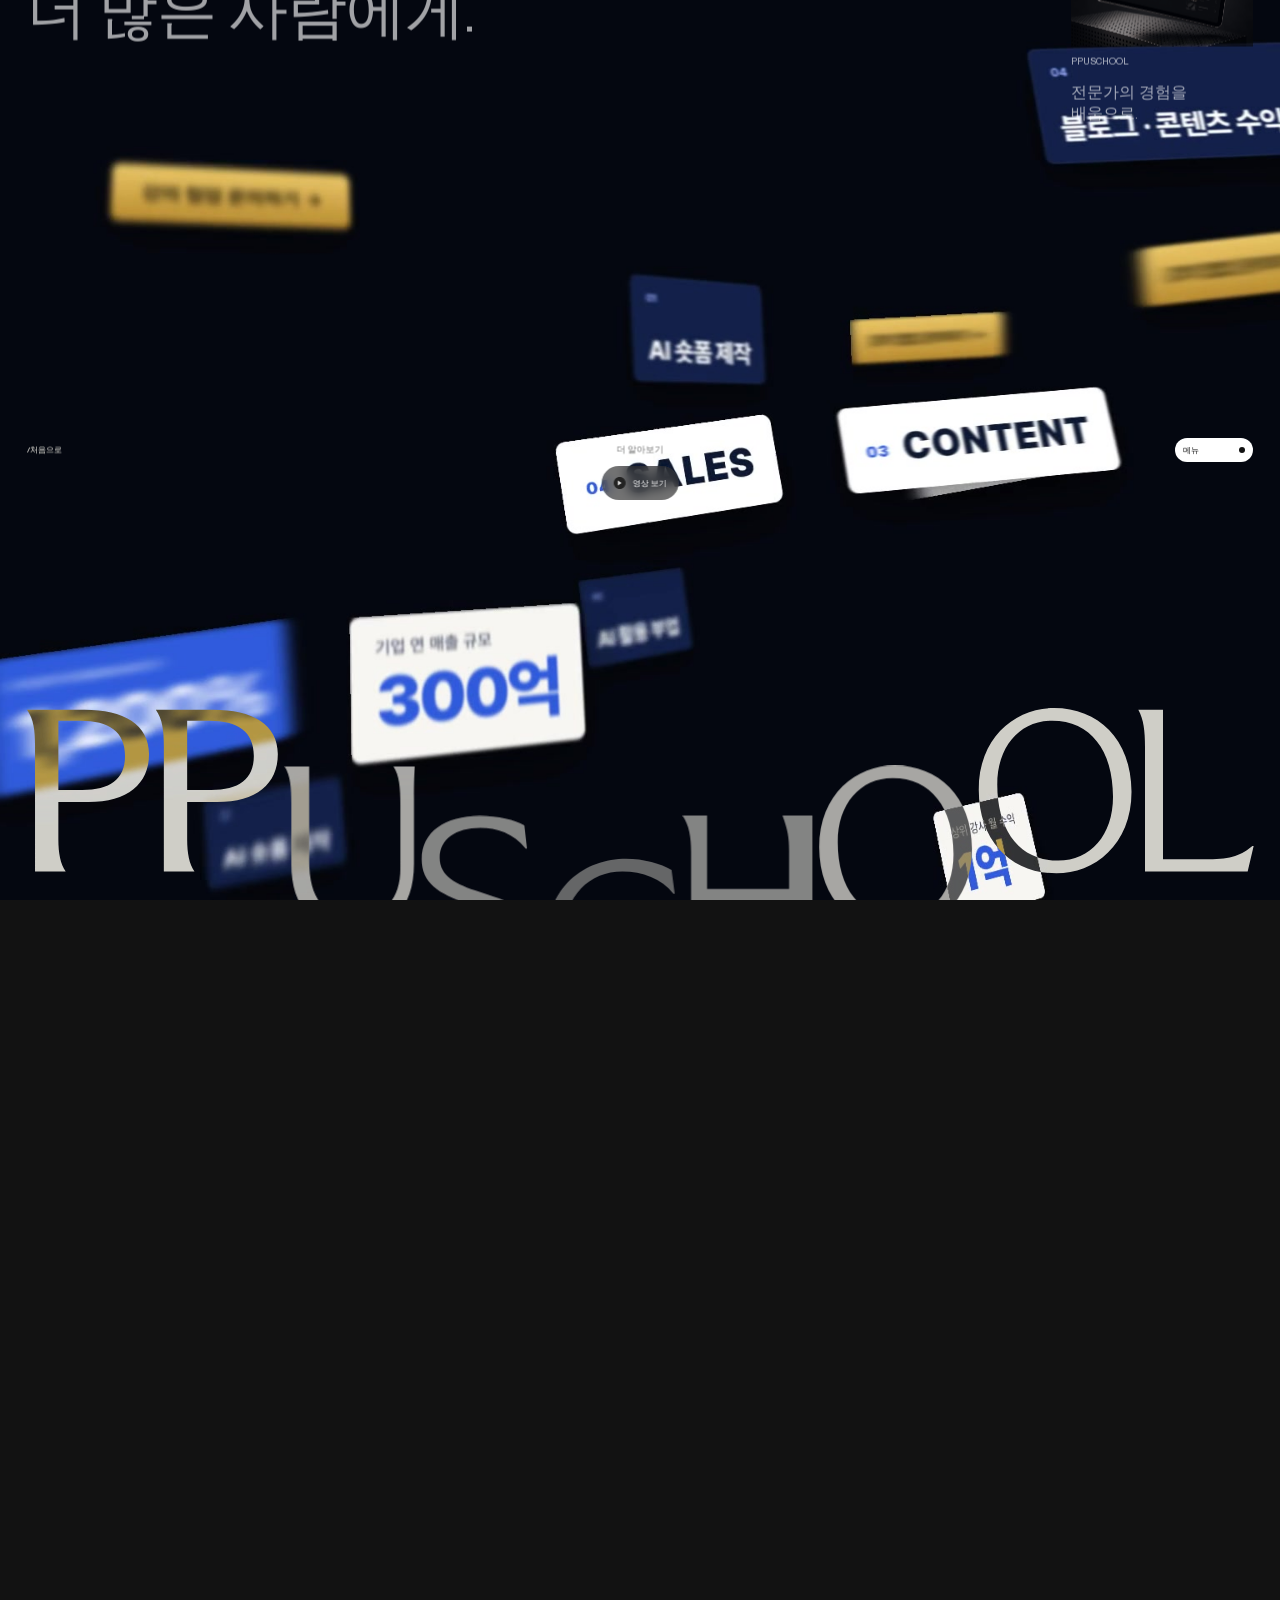
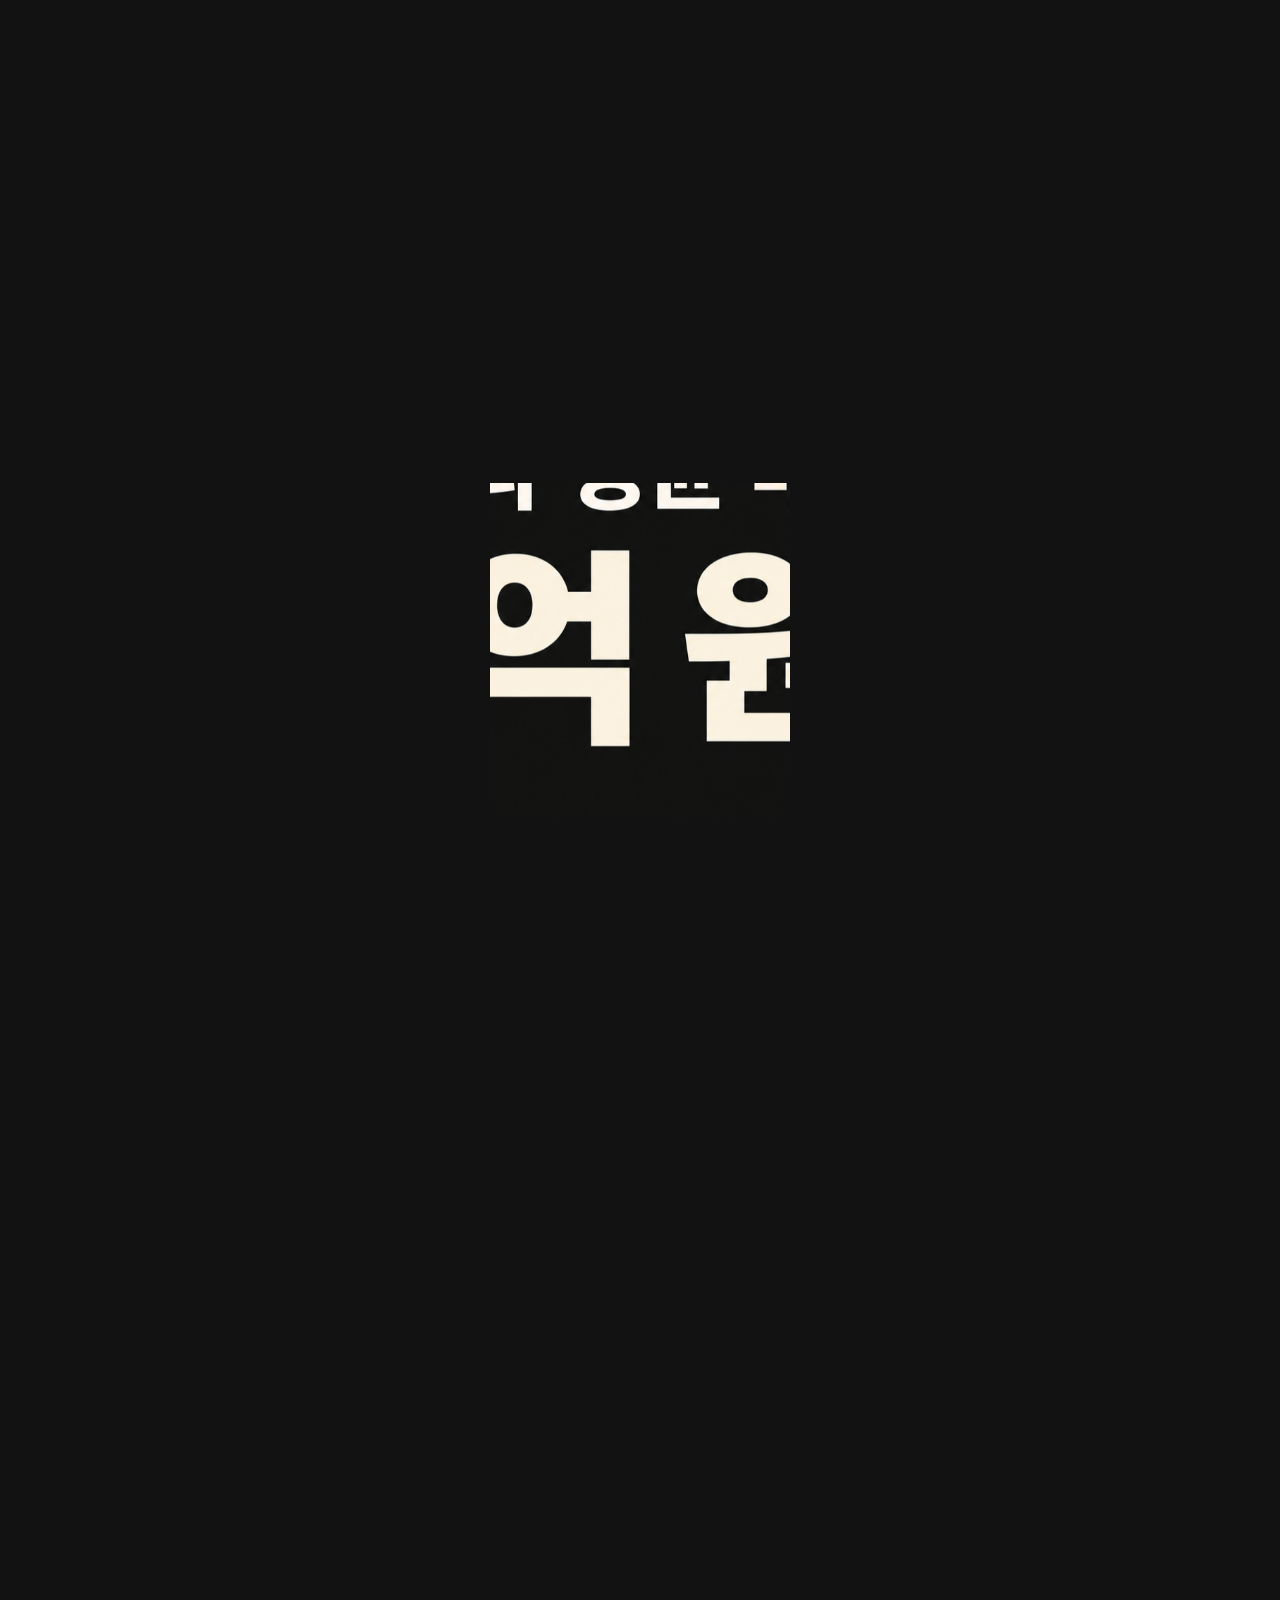
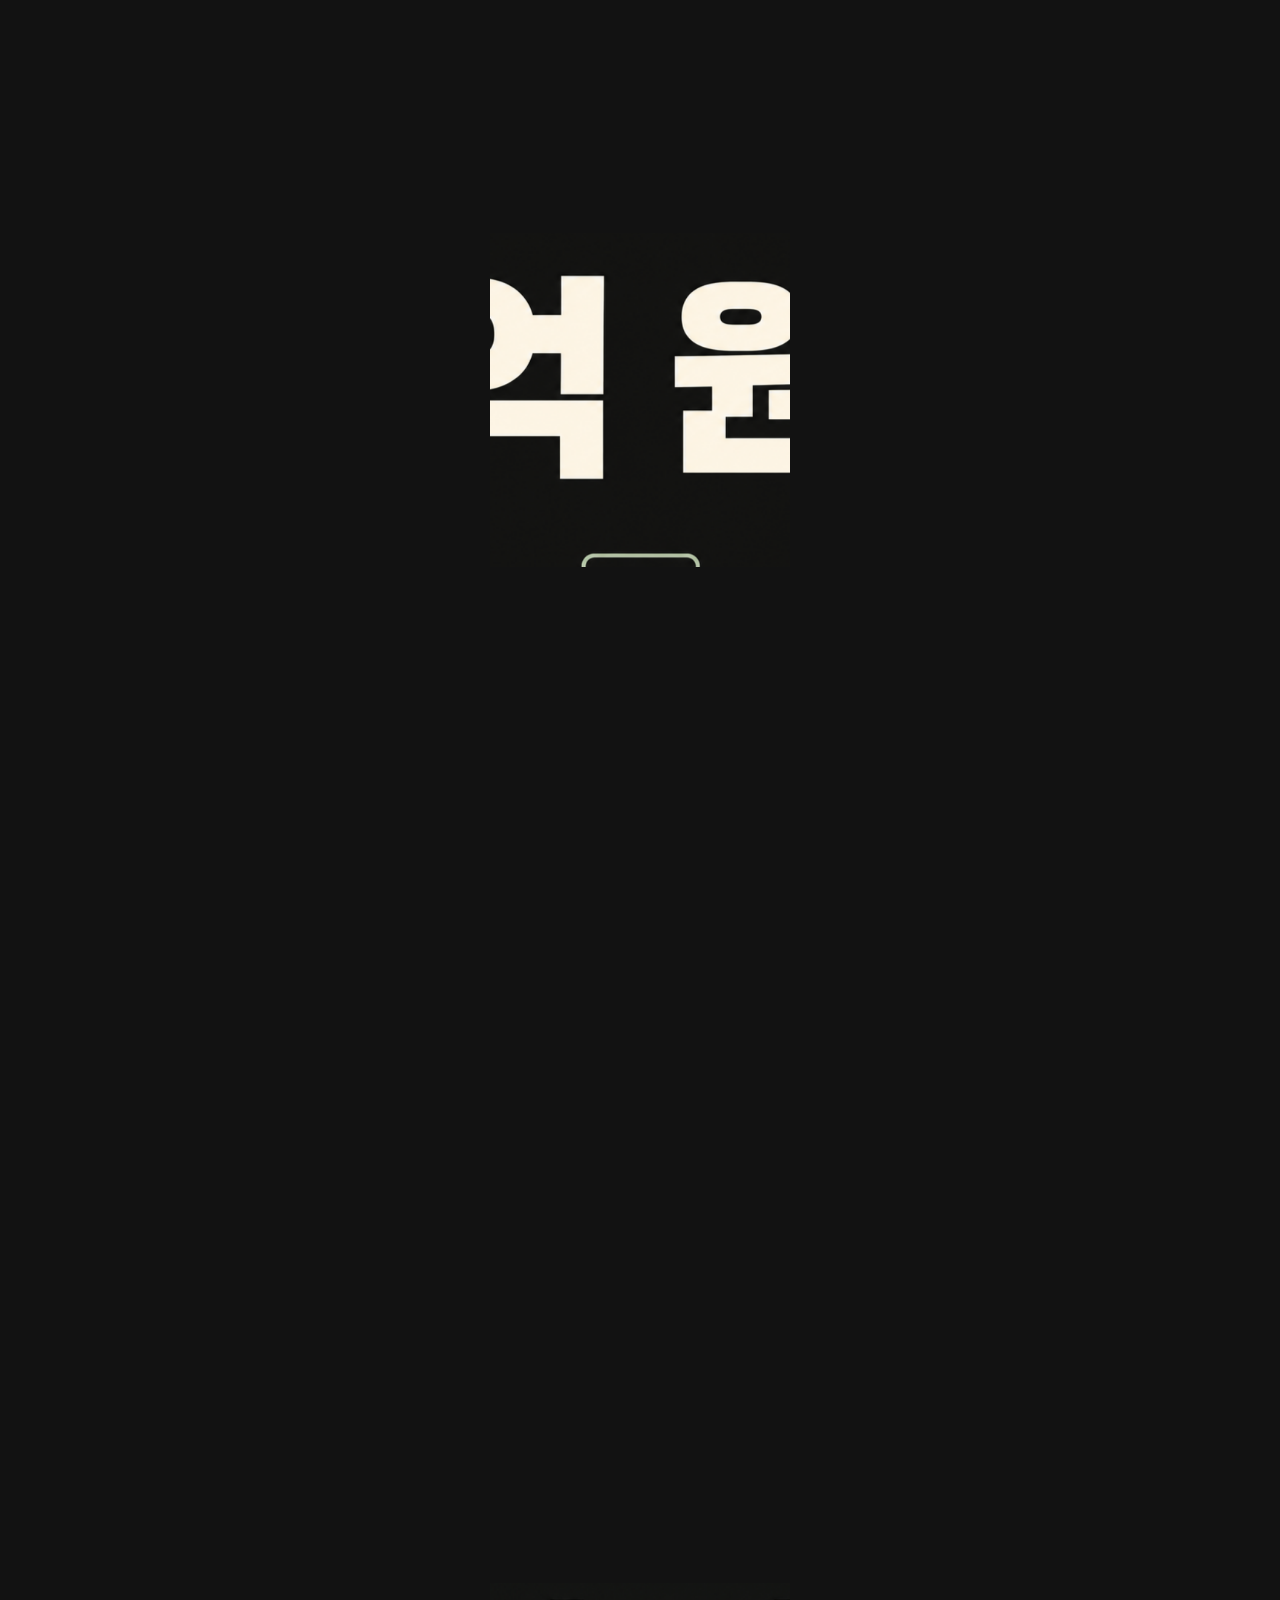
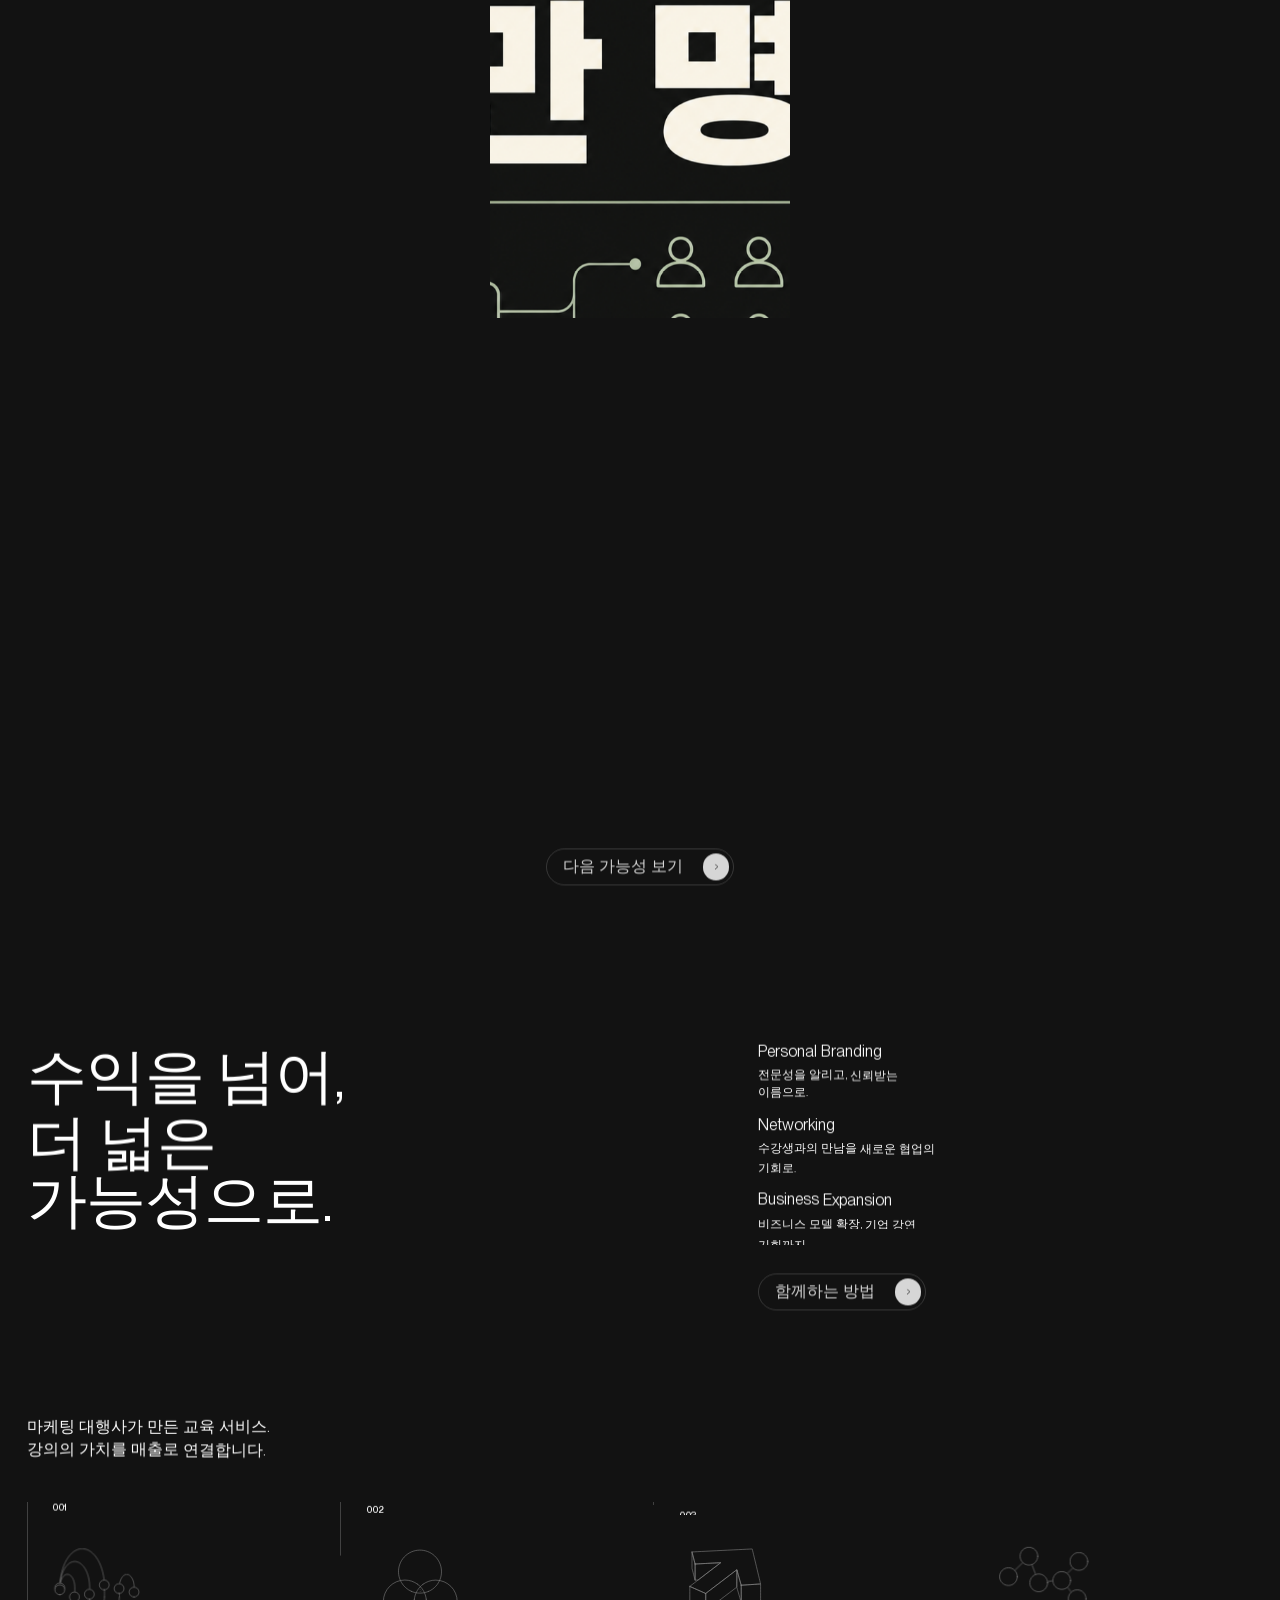
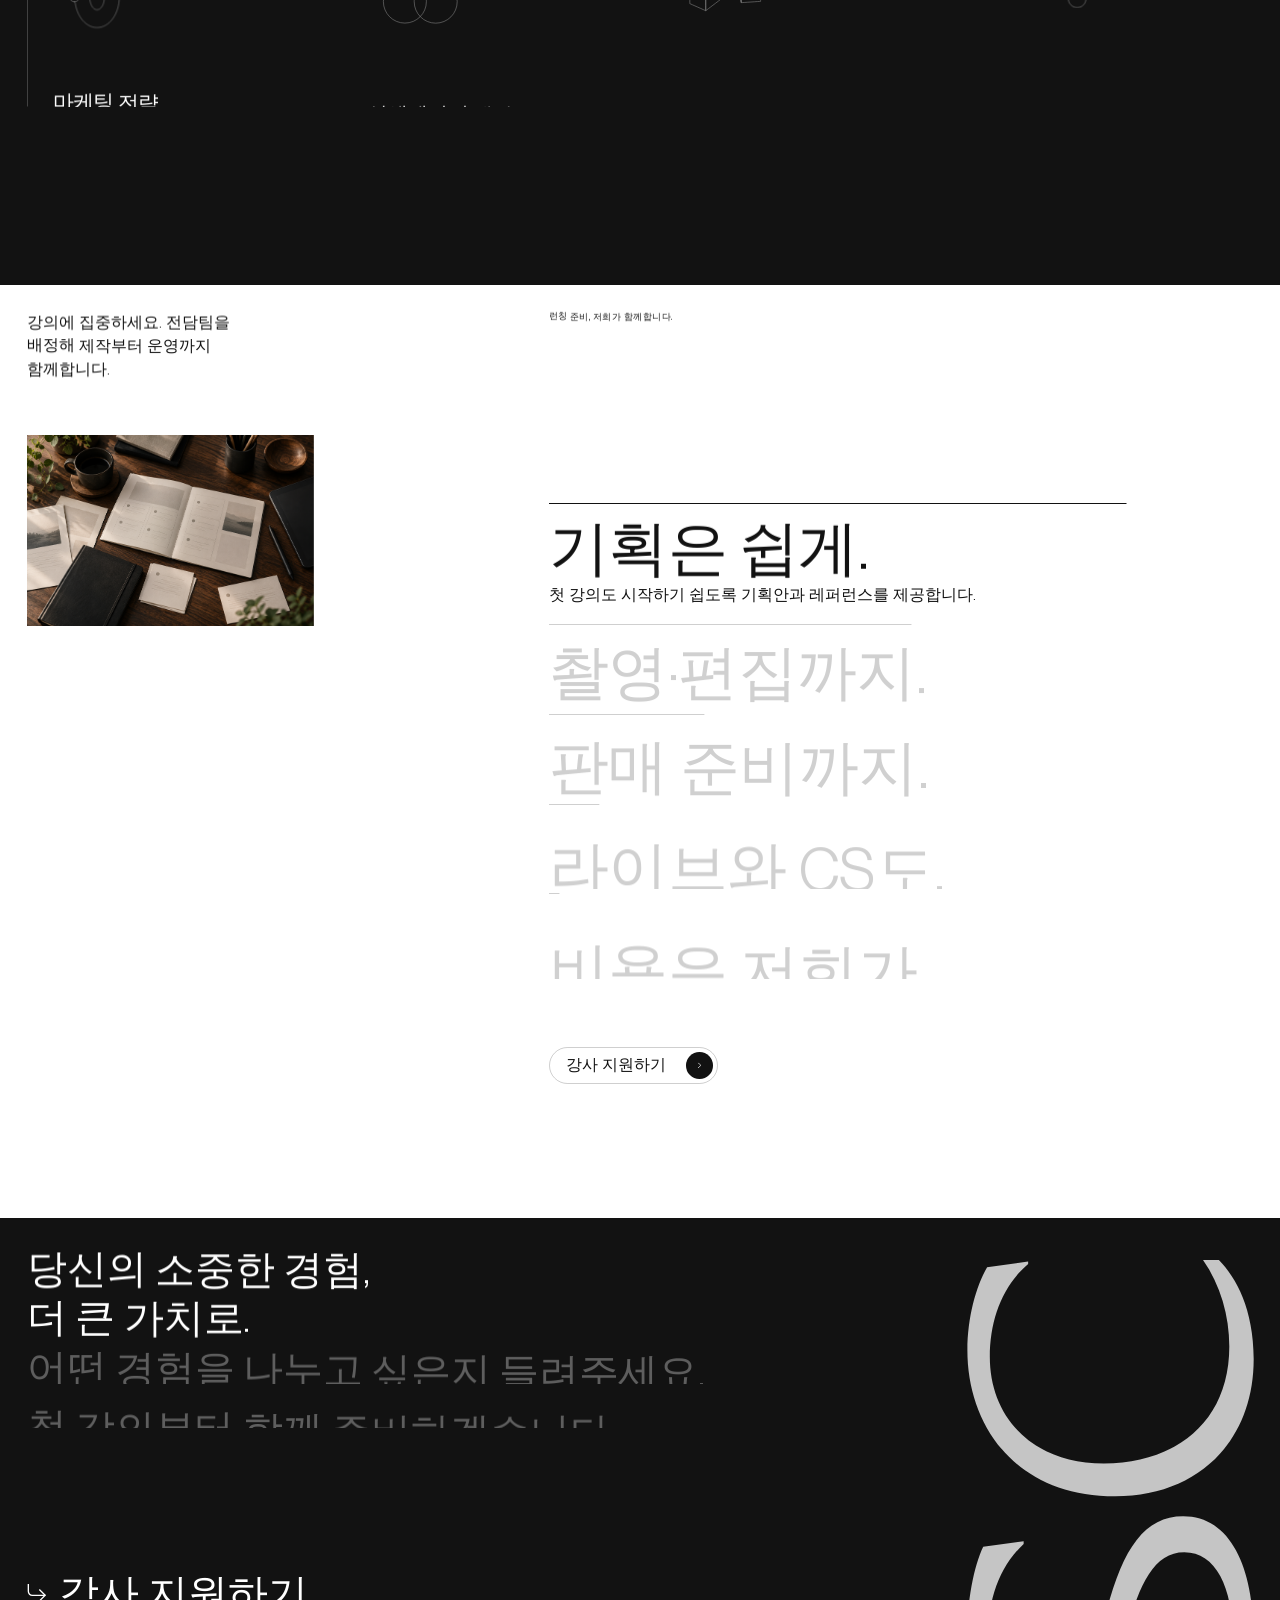
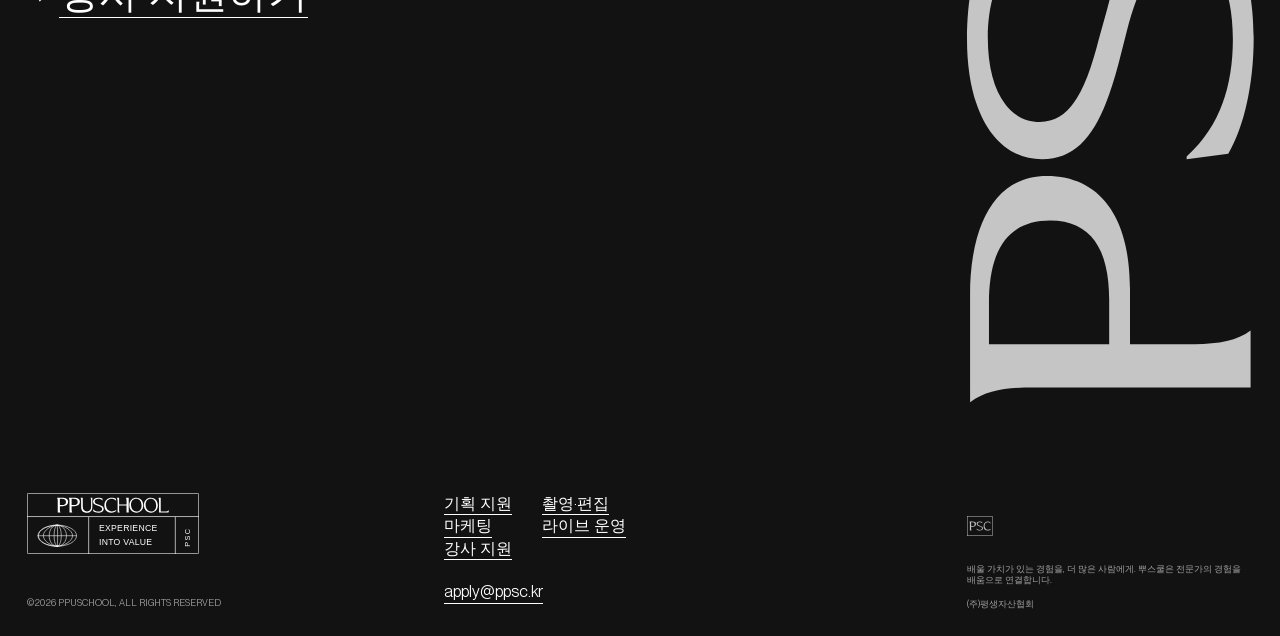
<file: index.html>
<!doctype html>
<html lang="ko">
<head>
  <meta charset="utf-8">
  <meta name="viewport" content="width=device-width, initial-scale=1">
  <meta name="theme-color" content="#121212">
  <meta name="description" content="촬영·편집·마케팅·CS 인력과 비용부터 스튜디오·장비·라이브 운영까지 지원하는 강사 런칭 파트너.">
  <title>PPUSCHOOL — 강사 지원</title>
  <link rel="icon" href="favicon-psc.svg" type="image/svg+xml">
  <link rel="preload" href="neue-montreal-regular.woff2" as="font" type="font/woff2" crossorigin>
  <link rel="stylesheet" href="styles.css">
  <link rel="stylesheet" href="lower-sections.css">
  <link rel="stylesheet" href="motion.css">
  <link rel="stylesheet" href="pill-motion.css">
  <link rel="stylesheet" href="locale-ko.css?v=20261008-mobile">
  <script defer src="gsap.min.js"></script>
  <script defer src="ScrollTrigger.min.js"></script>
  <script defer src="lenis.min.js"></script>
  <script defer src="globe-animation.js"></script>
  <script defer src="lottie.min.js"></script>
  <script defer src="service-animations.js"></script>
  <script defer src="app.js"></script>
  <script defer src="pill-motion.js"></script>
  <script defer src="lower-sections.js"></script>
</head>
<body>
  <a class="skip-link" href="#work">본문 바로가기</a>
  <header class="site-header container">
    <a class="work-with-us" href="#studio"><span aria-hidden="true">↳</span> 강사 지원 안내</a>
    <a class="header-logo" href="#home" aria-label="첫 화면으로 이동"><span class="header-brand">PPUSCHOOL</span></a>
    <div class="location"><span>한국</span><time id="melbourne-time">00:00</time></div>
  </header>
  <a class="page-label" href="#home">/처음으로</a>
  <nav class="navigation" aria-label="주요 메뉴">
    <div id="menu-links" class="menu-links" inert>
      <a class="menu-pill" href="#home">뿌스쿨<span></span></a>
      <a class="menu-pill" href="#revenue">수익 목표<span></span></a>
      <a class="menu-pill" href="#services">성장의 기회<span></span></a>
      <a class="menu-pill" href="#capabilities">마케팅 역량<span></span></a>
      <a class="menu-pill" href="#studio">런칭 지원<span></span></a>
      <a class="menu-pill" href="#contact">강사 지원<span></span></a>
    </div>
    <button class="menu-pill menu-toggle" type="button" aria-expanded="false" aria-controls="menu-links"><span class="menu-label">메뉴</span><span class="menu-dot" aria-hidden="true"></span></button>
  </nav>
  <main>
    <section class="hero" id="home" aria-label="뿌스쿨 브랜드 소개" data-theme="dark">
      <span class="revenue-anchor" id="revenue" aria-hidden="true"></span>
      <div class="hero-sticky">
        <div class="hero-scene">
          <video id="hero-video" class="hero-video" src="ppschool_main_v4.mp4" poster="ppschool_main_v4-poster.jpg" autoplay muted loop playsinline preload="auto" aria-label="뿌스쿨 메인 소개 영상"></video>
          <div class="hero-top container">
            <div class="hero-message"><h1>배울 가치가 있는 경험을,<br>더 많은 사람에게.</h1></div>
            <a class="featured" href="#services" data-cursor="보기">
              <span class="featured-image"><img src="pps-course-library.png" alt="뿌스쿨 강의 플레이어와 커리큘럼을 표현한 태블릿 콘셉트 이미지"></span>
              <span class="featured-label">PPUSCHOOL</span>
              <span class="featured-name">전문가의 경험을 배움으로.</span>
            </a>
          </div>
          <button class="scroll-hint" type="button" aria-label="수익 목표로 이동">더 알아보기</button>
          <button class="reel-launch" type="button"><img src="ic-play.svg" alt=""><span>영상 보기</span></button>
          <div class="hero-wordmark" aria-hidden="true"><svg xmlns="http://www.w3.org/2000/svg" width="1840" height="248" viewBox="0 0 1840 248" fill="none" role="img" aria-label="PPUSCHOOL"><title>PPUSCHOOL</title><g data-letter="P"><path d="M0 2.678H86C145 2.678 183 25 183 69C183 114 151 141 92 141H47V197C47 218 50 234 58 245.322H12V57C12 34 10 17 0 2.678ZM47 19H80C123 19 147 35 147 72C147 107 124 123 83 123H47V19Z" fill="currentColor" fill-rule="evenodd"/></g><g data-letter="P"><path d="M193.211 2.678H279.211C338.211 2.678 376.211 25 376.211 69C376.211 114 344.211 141 285.211 141H240.211V197C240.211 218 243.211 234 251.211 245.322H205.211V57C205.211 34 203.211 17 193.211 2.678ZM240.211 19H273.211C316.211 19 340.211 35 340.211 72C340.211 107 317.211 123 276.211 123H240.211V19Z" fill="currentColor" fill-rule="evenodd"/></g><g data-letter="U"><path d="M386.421 2.678H423.217V143.579C423.217 200.14 444.96 228.923 494.467 228.923C536.616 228.588 560.031 199.806 560.031 155.962V59.908C560.031 34.472 558.359 16.065 549.661 2.678H581.774C580.436 20.75 580.436 32.464 580.436 49.868V148.599C580.436 217.544 543.975 248 489.784 248C429.238 248 396.457 214.197 396.457 148.934V57.9C396.457 34.472 395.118 16.4 386.421 2.678Z" fill="currentColor" fill-rule="evenodd"/></g><g data-letter="S"><path d="M749.985 49H747.985C729.985 26 703.985 18 679.985 18C642.985 18 618.985 35 618.985 63C618.985 90 642.985 103 678.985 114L699.985 121C744.985 135 767.985 154 767.985 187C767.985 228 730.985 248 679.985 248C642.985 248 612.985 238 595.985 226L591.985 190H593.985C614.985 218 643.985 230 678.985 230C716.985 230 741.985 215 741.985 188C741.985 162 718.985 149 683.985 138L660.985 131C616.985 117 591.985 100 591.985 65C591.985 24 626.985 0 678.985 0C706.985 0 731.985 6 745.985 14L749.985 49Z" fill="currentColor" fill-rule="evenodd"/></g><g data-letter="C"><path d="M971.542 52.88H969.535C951.471 30.456 923.373 19.746 892.932 19.746C844.763 19.746 805.291 54.888 805.291 118.478C805.291 179.725 839.076 226.915 901.63 226.915C926.718 226.915 952.475 219.217 972.88 204.157V217.879C958.496 232.939 932.07 248 891.26 248C822.351 248 778.196 198.467 778.196 128.184C778.196 41.166 837.404 0.335 898.619 0.335C925.045 0.335 951.137 7.698 966.859 17.404L971.542 52.88Z" fill="currentColor" fill-rule="evenodd"/></g><g data-letter="H"><path d="M983.09 2.678H1020.09V113H1143.09V56C1143.09 36 1141.09 24 1133.09 2.678H1178.09V245.322H1142.09V131H1020.09V196C1020.09 217 1022.09 237 1032.09 245.322H996.09V58C996.09 35 993.09 17 983.09 2.678Z" fill="currentColor" fill-rule="evenodd"/></g><g data-letter="O"><path d="M1301.365 0C1366.594 0 1417.44 46.521 1417.44 125.506C1417.44 205.495 1361.242 248 1304.71 248C1239.481 248 1188.301 201.814 1188.301 122.829C1188.301 42.505 1244.499 0 1301.365 0ZM1307.386 228.923C1355.89 228.923 1389.675 190.769 1389.675 133.204C1389.675 63.59 1355.89 19.077 1298.354 19.077C1249.851 19.077 1216.065 57.565 1216.065 115.131C1216.065 184.745 1250.185 228.923 1307.386 228.923Z" fill="currentColor" fill-rule="evenodd"/></g><g data-letter="O"><path d="M1540.714 0C1605.943 0 1656.789 46.521 1656.789 125.506C1656.789 205.495 1600.591 248 1544.059 248C1478.83 248 1427.65 201.814 1427.65 122.829C1427.65 42.505 1483.848 0 1540.714 0ZM1546.735 228.923C1595.239 228.923 1629.024 190.769 1629.024 133.204C1629.024 63.59 1595.239 19.077 1537.703 19.077C1489.2 19.077 1455.414 57.565 1455.414 115.131C1455.414 184.745 1489.534 228.923 1546.735 228.923Z" fill="currentColor" fill-rule="evenodd"/></g><g data-letter="L"><path d="M1667 2.678H1704V227H1773C1806 227 1823 220 1838 207H1840L1831 245.322H1677V58C1677 35 1675 17 1667 2.678Z" fill="currentColor" fill-rule="evenodd"/></g></svg>
</div>
          <button class="background-toggle" type="button" aria-label="배경 영상 일시정지"><img src="ic-pause.svg" alt=""></button>
        </div>
      </div>
    </section>
    <div class="motion-backdrop"><div class="work-statement"><h2>한 번의 런칭,<br>1억+ 수익을 목표로.</h2></div></div>
    <div class="work-story" id="showcase" data-theme="dark">

      <h2 class="mobile-work-heading">한 번의 런칭,<br>1억+ 수익을 목표로.</h2>
      <div class="project-list" id="work">
        <article class="project" id="kismet">
          <div class="project-sticky">
            <a class="project-link" href="#services" data-cursor="보기" aria-label="강의 평균 매출, 3억 원+ — 성장 기회 알아보기">
              <div class="project-out"><div class="project-in"><img src="pps-course-sales-infographic.png" alt="강의 평균 매출 3억 원+와 강의·수강·매출의 관계를 보여주는 인포그래픽" loading="eager"></div></div>
              <div class="project-caption"><h3>경험을 수익으로.</h3><p>당신의 전문성을, 수익을 만드는 강의로</p></div>
            </a>
          </div>
        </article>
        <article class="project" id="mat-voyce">
          <div class="project-sticky">
            <a class="project-link" href="#services" data-cursor="보기" aria-label="강사 평균 수익, 1억 원+ — 성장 기회 알아보기">
              <div class="project-out"><div class="project-in"><img src="pps-instructor-income-infographic.png" alt="강사 평균 수익 1억 원+와 전문성·강의·수익의 관계를 보여주는 인포그래픽" loading="lazy"></div></div>
              <div class="project-caption"><h3>강의의 가치를 매출로.</h3><p>좋은 강의에 마케팅의 힘을 더합니다.</p></div>
            </a>
          </div>
        </article>
        <article class="project" id="roblox">
          <div class="project-sticky">
            <a class="project-link" href="#services" data-cursor="보기" aria-label="연간 수강생 수, 1만 명+ — 성장 기회 알아보기">
              <div class="project-out"><div class="project-in"><img src="pps-annual-learners-infographic.png" alt="연간 수강생 수 1만 명+와 배움으로 연결되는 수강생을 보여주는 인포그래픽" loading="lazy"></div></div>
              <div class="project-caption"><h3>더 큰 성과를 향해.</h3><p>성공적인 런칭을 목표로 함께합니다.</p></div>
            </a>
          </div>
        </article>
      </div>
      <div class="all-work"><a class="pill-link pill-light" href="#services"><span>다음 가능성 보기</span><span class="pill-arrow" aria-hidden="true">›</span></a></div>
    </div>
    <section class="services" id="services" data-theme="light">
      <div class="services-top container">
        <h2 class="reveal">수익을 넘어,<br>더 넓은<br><span class="changing-copy"><span>가능성으로.</span></span></h2>
        <div class="services-intro">
          <div class="benefit-list">
            <div class="benefit"><h3>Personal Branding</h3><p>전문성을 알리고, 신뢰받는 이름으로.</p></div>
            <div class="benefit"><h3>Networking</h3><p>수강생과의 만남을 새로운 협업의 기회로.</p></div>
            <div class="benefit"><h3>Business Expansion</h3><p>비즈니스 모델 확장, 기업 강연 기회까지.</p></div>
          </div>
          <a class="pill-link" href="#studio"><span>함께하는 방법</span><span class="pill-arrow" aria-hidden="true">›</span></a>
        </div>
      </div>
      <div class="capabilities-lead container" id="capabilities">
        <p class="reveal">마케팅 대행사가 만든 교육 서비스.<br>강의의 가치를 매출로 연결합니다.</p>
      </div>
      <div class="service-grid container" aria-label="수익 목표를 뒷받침하는 역량">
        <article class="service-card reveal"><span class="eyebrow">001</span><div class="service-icon" data-animation="0" aria-hidden="true"><svg viewBox="0 0 160 160" fill="none"><path d="M25 85C25 6 92 10 92 89s43 54 43-12M25 85c0-35 40-40 40 3s30 72 57 22"/><circle cx="25" cy="85" r="8"/><circle cx="92" cy="89" r="8"/><circle cx="135" cy="77" r="8"/></svg></div><div class="service-copy"><h3>마케팅 전략</h3><p>마케팅 대행사의 경험으로 강의에 맞는 판매 전략을 세웁니다.</p></div></article>
        <article class="service-card reveal"><span class="eyebrow">002</span><div class="service-icon" data-animation="1" aria-hidden="true"><svg viewBox="0 0 160 160" fill="none"><circle cx="47" cy="58" r="32"/><circle cx="112" cy="58" r="32"/><circle cx="80" cy="112" r="32"/></svg></div><div class="service-copy"><h3>상세페이지 제작</h3><p>강의의 가치를 한눈에 전하는 판매 페이지를 만듭니다.</p></div></article>
        <article class="service-card reveal"><span class="eyebrow">003</span><div class="service-icon" data-animation="2" aria-hidden="true"><svg viewBox="0 0 160 160" fill="none"><path d="M22 118V38h96v58M22 93h31v25H22m31 0V69l63 38v26L53 96m0-27h42l-17-13h40m-2 51 22-13-60-38m38 77 22-13V94"/></svg></div><div class="service-copy"><h3>광고 소재 제작</h3><p>강의의 강점을 담아 수강하고 싶은 이유를 전합니다.</p></div></article>
        <article class="service-card reveal"><span class="eyebrow">004</span><div class="service-icon" data-animation="3" aria-hidden="true"><svg viewBox="0 0 160 160" fill="none"><path d="m28 90 31-31 17 36 37-25 14-31m-14 31 13 50"/><circle cx="28" cy="90" r="13"/><circle cx="59" cy="59" r="13"/><circle cx="76" cy="95" r="13"/><circle cx="113" cy="70" r="13"/><circle cx="127" cy="39" r="13"/><circle cx="126" cy="120" r="13"/></svg></div><div class="service-copy"><h3>광고 직접 운영</h3><p>강의 매출 극대화를 목표로 광고를 기획하고 운영합니다.</p></div></article>
      </div>
    </section>
    <section class="studio-section" id="studio" data-theme="light" aria-labelledby="studio-heading">
  <div class="container studio-top">
    <p class="studio-intro">강의에 집중하세요. 전담팀을 배정해 제작부터 운영까지 함께합니다.</p>
    <h2 class="studio-eyebrow" id="studio-heading">런칭 준비, 저희가 함께합니다.</h2>
  </div>
  <div class="container studio-bottom">
    <figure class="studio-visual" aria-label="강의 런칭 지원 안내">
      <div class="studio-image-frame is-active" data-studio-image="0" aria-hidden="false"><img class="studio-image" src="pps-course-planning.png" alt="기획안과 강의 자료를 준비하는 작업 공간 콘셉트 이미지" loading="lazy"></div>
      <div class="studio-image-frame" data-studio-image="1" aria-hidden="true"><img class="studio-image" src="pps-recording-studio.png" alt="강의 촬영을 위한 카메라와 조명을 갖춘 스튜디오 콘셉트 이미지" loading="lazy"></div>
      <div class="studio-image-frame" data-studio-image="2" aria-hidden="true"><img class="studio-image" src="pps-launch-marketing.png" alt="강의의 강점을 전하는 상세페이지와 광고 소재 콘셉트 이미지" loading="lazy"></div>
      <div class="studio-image-frame" data-studio-image="3" aria-hidden="true"><img class="studio-image" src="pps-live-operations.png" alt="라이브 강의와 콘텐츠 편집을 관리하는 운영 공간 콘셉트 이미지" loading="lazy"></div>
      <div class="studio-image-frame" data-studio-image="4" aria-hidden="true"><img class="studio-image" src="pps-recording-studio.png" alt="제작 인력과 장비 지원을 상징하는 강의 스튜디오 콘셉트 이미지" loading="lazy"></div>
    </figure>
    <div class="studio-principles">
      <div class="studio-principle is-active" data-studio-item="0"><span class="studio-rule" aria-hidden="true"></span>
        <h3><button class="studio-toggle" id="studio-toggle-0" aria-expanded="true" aria-controls="studio-panel-0">기획은 쉽게.</button></h3>
        <div class="studio-description" id="studio-panel-0" role="region" aria-labelledby="studio-toggle-0"><p>첫 강의도 시작하기 쉽도록 기획안과 레퍼런스를 제공합니다.</p></div>
      </div>
      <div class="studio-principle" data-studio-item="1"><span class="studio-rule" aria-hidden="true"></span>
        <h3><button class="studio-toggle" id="studio-toggle-1" aria-expanded="false" aria-controls="studio-panel-1">촬영·편집까지.</button></h3>
        <div class="studio-description" id="studio-panel-1" role="region" aria-labelledby="studio-toggle-1" hidden><p>스튜디오와 장비, 촬영 인력부터 편집까지 저희가 준비합니다.</p></div>
      </div>
      <div class="studio-principle" data-studio-item="2"><span class="studio-rule" aria-hidden="true"></span>
        <h3><button class="studio-toggle" id="studio-toggle-2" aria-expanded="false" aria-controls="studio-panel-2">판매 준비까지.</button></h3>
        <div class="studio-description" id="studio-panel-2" role="region" aria-labelledby="studio-toggle-2" hidden><p>상세페이지와 광고 소재를 만들고, 마케팅도 직접 운영합니다.</p></div>
      </div>
      <div class="studio-principle" data-studio-item="3"><span class="studio-rule" aria-hidden="true"></span>
        <h3><button class="studio-toggle" id="studio-toggle-3" aria-expanded="false" aria-controls="studio-panel-3">라이브와 CS도.</button></h3>
        <div class="studio-description" id="studio-panel-3" role="region" aria-labelledby="studio-toggle-3" hidden><p>라이브 강의 운영과 고객 응대까지 저희가 관리합니다.</p></div>
      </div>
      <div class="studio-principle" data-studio-item="4"><span class="studio-rule" aria-hidden="true"></span>
        <h3><button class="studio-toggle" id="studio-toggle-4" aria-expanded="false" aria-controls="studio-panel-4">비용은 저희가.</button></h3>
        <div class="studio-description" id="studio-panel-4" role="region" aria-labelledby="studio-toggle-4" hidden><p>제작·마케팅·운영에 필요한 인력과 비용을 모두 저희가 부담합니다.</p></div>
      </div>
    </div>
  </div>
  <div class="container studio-cta-row"><a class="pill-link studio-cta" href="#contact"><span>강사 지원하기</span><span class="pill-arrow" aria-hidden="true">↗</span></a></div>
</section>

<footer class="site-footer container" id="contact" data-theme="dark">
  <div class="footer-left">
    <div class="footer-top">
      <h2 class="footer-statement"><span>당신의 소중한 경험,<br>더 큰 가치로.</span> 어떤 경험을 나누고 싶은지 들려주세요. 첫 강의부터 함께 준비하겠습니다.</h2>
      <div class="footer-book-wrap">
        <a class="footer-book" href="mailto:apply@ppsc.kr">
          <svg class="footer-book-arrow" viewBox="0 0 32 32" width="32" height="32" fill="none" aria-hidden="true"><path d="M26.666 20L7.99935 20C6.40805 20 4.88193 19.3679 3.75671 18.2426C2.63149 17.1174 1.99935 15.5913 1.99935 14L1.99935 4"/><path d="M19.1992 28L27.1992 20L19.1992 12"/></svg>
          <span class="footer-book-label">강사 지원하기</span>
        </a>
        <div class="footer-image-trail" aria-hidden="true"></div>
      </div>
    </div>
    <div class="footer-bottom-left">
      <div class="footer-identity">
        <div class="footer-badge">
          <img src="footer-logo-ppuschool.svg" alt="PPUSCHOOL — Experience into value" loading="lazy" width="258" height="92">
          <svg class="footer-globe" viewBox="0 0 80 56" aria-hidden="true"><ellipse cx="40" cy="28" rx="32" ry="23"/><ellipse cx="40" cy="28" rx="15" ry="23"/><path d="M8 28h64M40 5v46M12 17h56M12 39h56"/></svg>
          <div class="footer-globe-animation" aria-hidden="true"></div>
        </div>
        <p class="footer-copyright">©2026 PPUSCHOOL, ALL RIGHTS RESERVED</p>
      </div>
      <div class="footer-socials">
        <a href="#studio">기획 지원</a>
        <a href="#studio">촬영·편집</a>
        <a href="#capabilities">마케팅</a>
        <a href="#studio">라이브 운영</a>
        <a href="#contact">강사 지원</a>
        <a class="footer-email" href="mailto:apply@ppsc.kr">apply@ppsc.kr</a>
      </div>
    </div>
  </div>
  <div class="footer-right">
    <svg class="footer-symbol" role="img" aria-label="PSC" xmlns="http://www.w3.org/2000/svg" width="208" height="538.565" viewBox="0 0 208 538.565" fill="none"><path data-letter="P" d="M2.246 538.565L2.246 461.423C2.246 408.5 20.968 374.414 57.871 374.414C95.613 374.414 118.258 403.118 118.258 456.041L118.258 496.406L165.226 496.406C182.839 496.406 196.258 493.715 205.754 486.539L205.754 527.801L47.806 527.801C28.516 527.801 14.258 529.595 2.246 538.565ZM15.935 496.406L15.935 466.805C15.935 428.234 29.355 406.706 60.387 406.706C89.742 406.706 103.161 427.337 103.161 464.114L103.161 496.406L15.935 496.406Z" fill="currentColor" fill-rule="evenodd"></path><path data-letter="S" d="M41.097 203.979L41.097 205.982C21.806 224.006 15.097 250.042 15.097 274.074C15.097 311.124 29.355 335.156 52.839 335.156C75.484 335.156 86.387 311.124 95.613 275.075L101.484 254.047C113.226 208.986 129.161 185.955 156.839 185.955C191.226 185.955 208 223.005 208 274.074C208 311.124 199.613 341.165 189.548 358.188L159.355 362.193L159.355 360.19C182.839 339.162 192.903 310.123 192.903 275.075C192.903 237.024 180.323 211.99 157.677 211.99C135.871 211.99 124.968 235.021 115.742 270.069L109.871 293.1C98.129 337.159 83.871 362.193 54.516 362.193C20.129 362.193 0 327.146 0 275.075C0 247.037 5.032 222.004 11.742 207.985L41.097 203.979Z" fill="currentColor" fill-rule="evenodd"></path><path data-letter="C" d="M44.351 1.178L44.351 2.946C25.544 18.855 16.561 43.601 16.561 70.411C16.561 112.834 46.035 147.597 99.369 147.597C150.737 147.597 190.316 117.842 190.316 62.751C190.316 40.655 183.859 17.971 171.228 0L182.737 0C195.368 12.668 208 35.942 208 71.883C208 132.572 166.456 171.46 107.509 171.46C34.526 171.46 0.281 119.315 0.281 65.402C0.281 42.129 6.456 19.149 14.597 5.303L44.351 1.178Z" fill="currentColor" fill-rule="evenodd"></path></svg>
    <div class="footer-acknowledgment">
      <img class="footer-flag" src="brandmark-psc.svg" alt="PSC" width="53" height="40" loading="lazy">
      <p>배울 가치가 있는 경험을, 더 많은 사람에게. 뿌스쿨은 전문가의 경험을 배움으로 연결합니다.</p>
      <p>(주)평생자산협회</p>
    </div>
  </div>
</footer>

  </main>
  <div class="cursor-bubble" aria-hidden="true"><div class="cursor-view"><span>보기</span><img src="arrow-right.svg" alt=""></div><div class="cursor-reel"><img src="ic-play.svg" alt=""><span>영상 보기</span></div></div>
  <dialog class="reel-dialog" aria-label="뿌스쿨 소개 영상 재생">
    <div class="reel-screen"></div>
    <button class="reel-mobile-toggle video-pill" type="button" aria-label="영상 일시정지">일시정지</button>
    <button class="reel-mute video-pill" type="button"><span>음소거</span><img src="ic-mute.svg" alt=""></button>
    <button class="reel-close video-pill" type="button">닫기<span aria-hidden="true">×</span></button>
  </dialog>
</body>
</html>
</file>
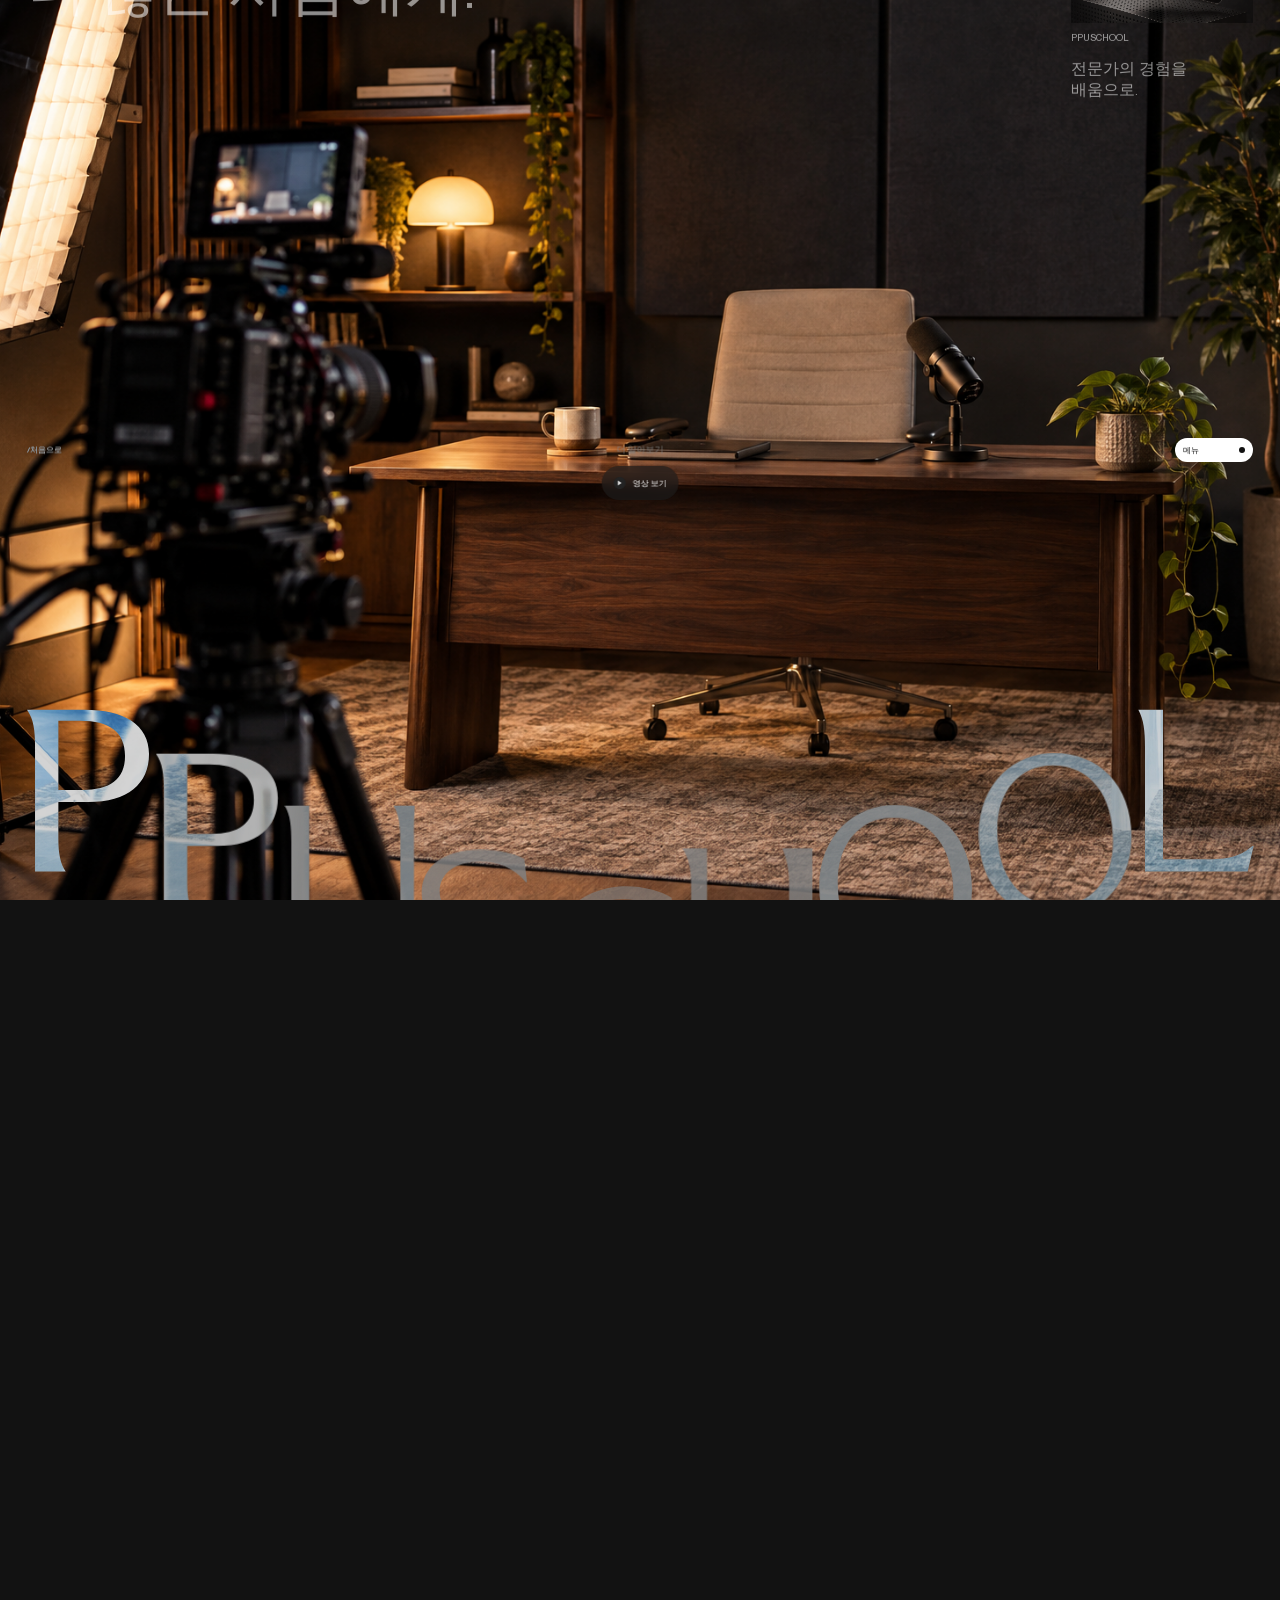
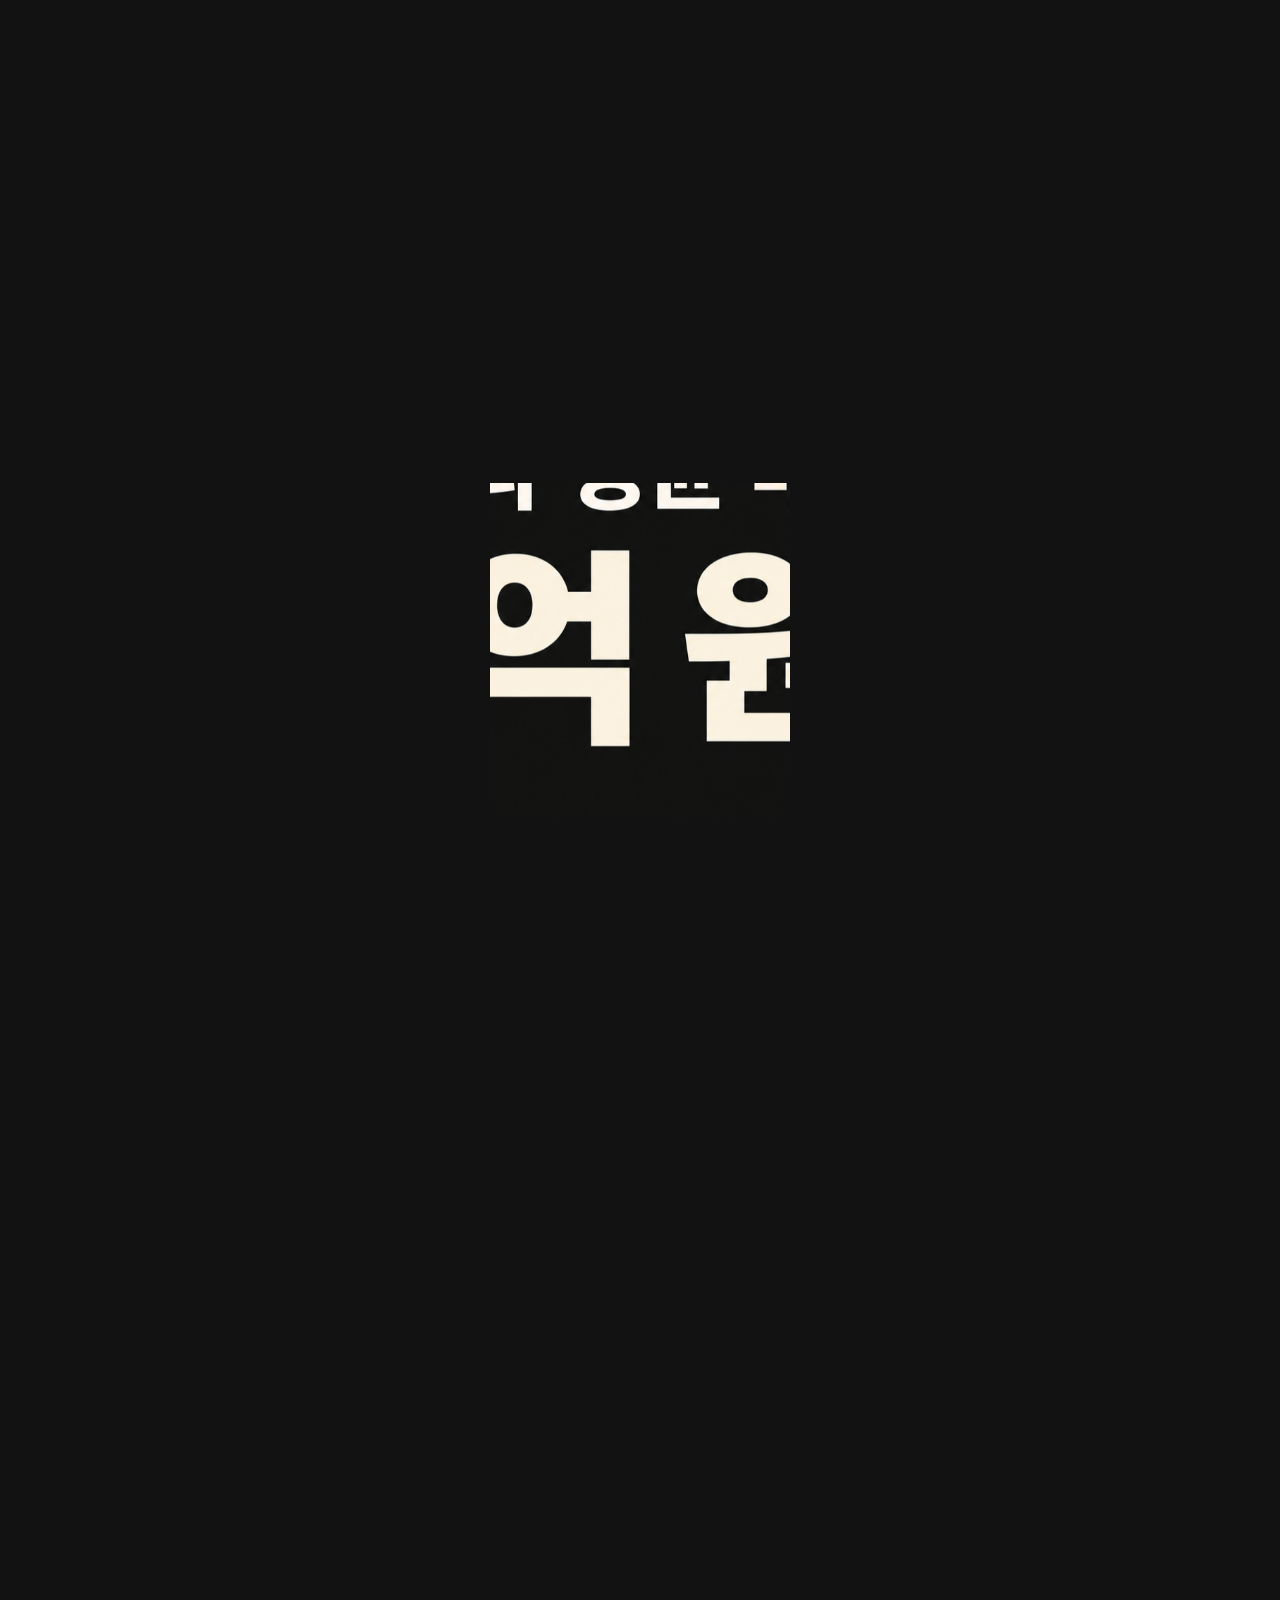
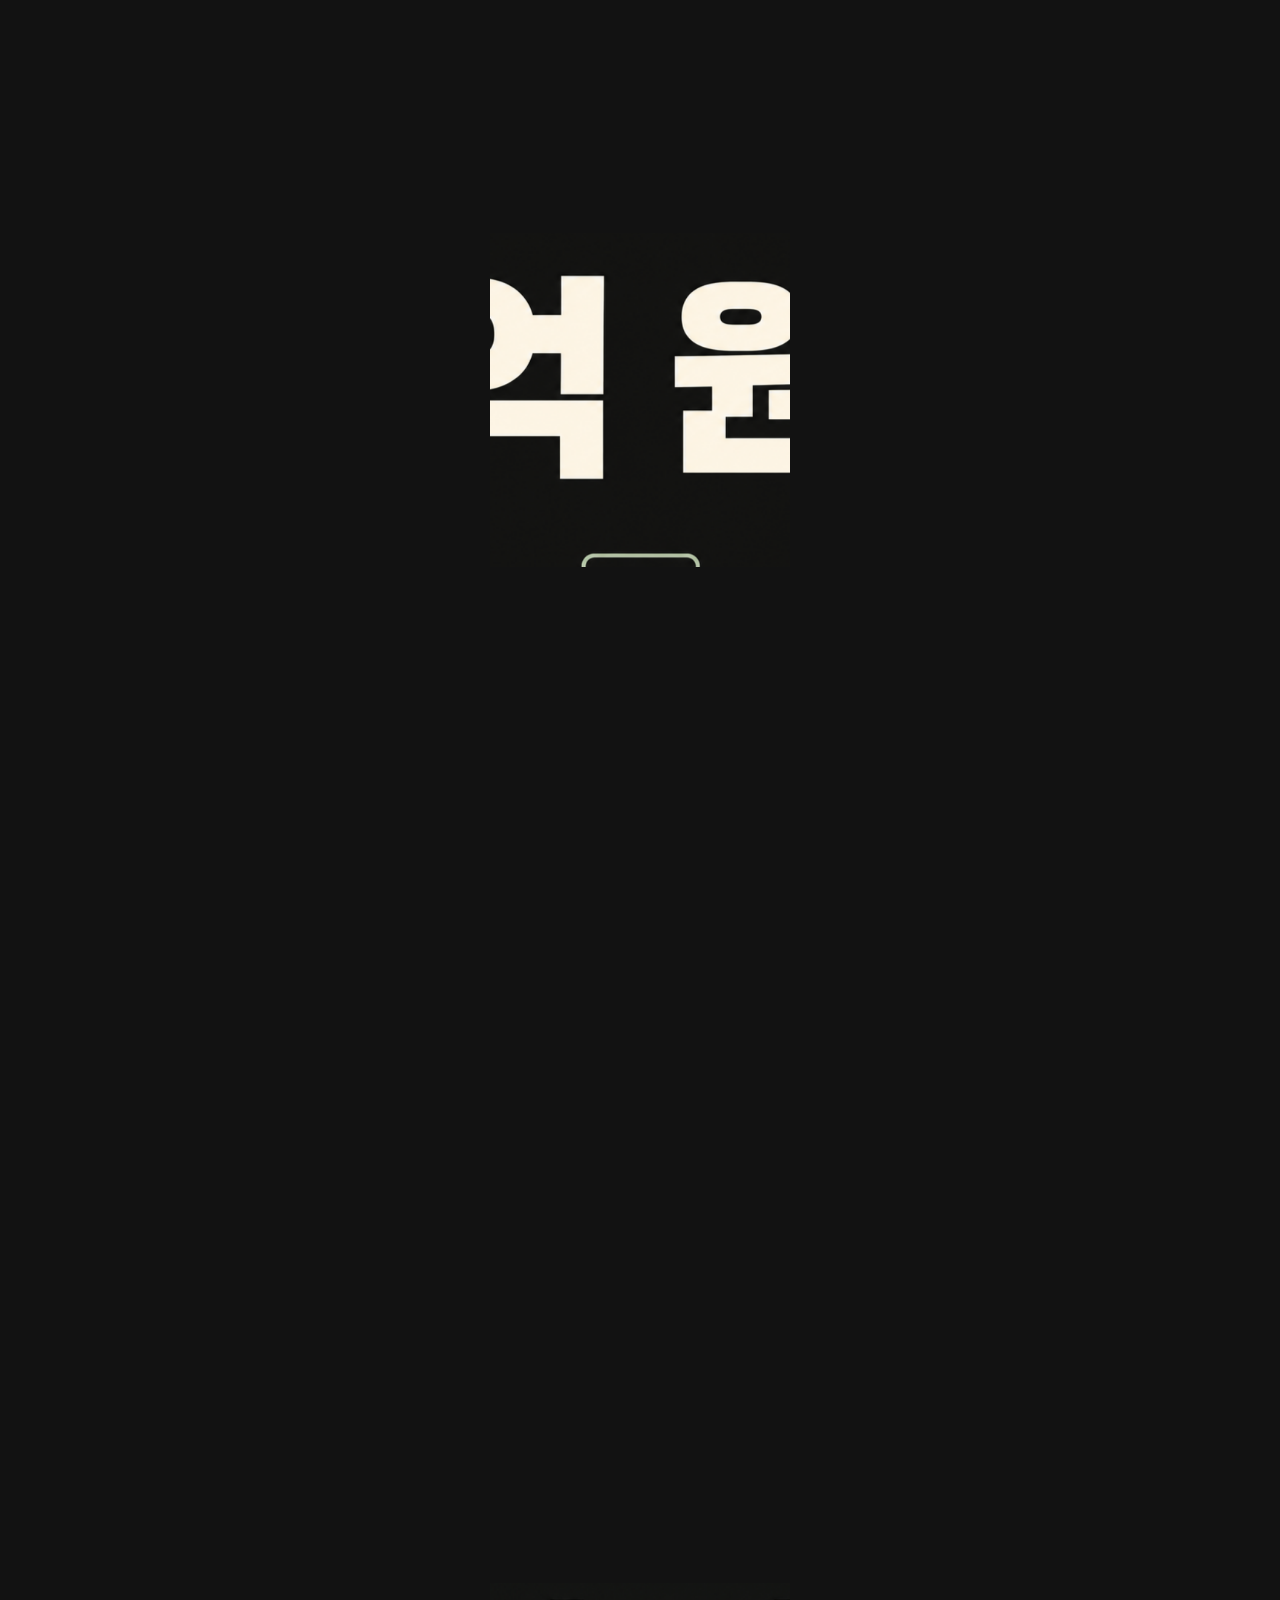
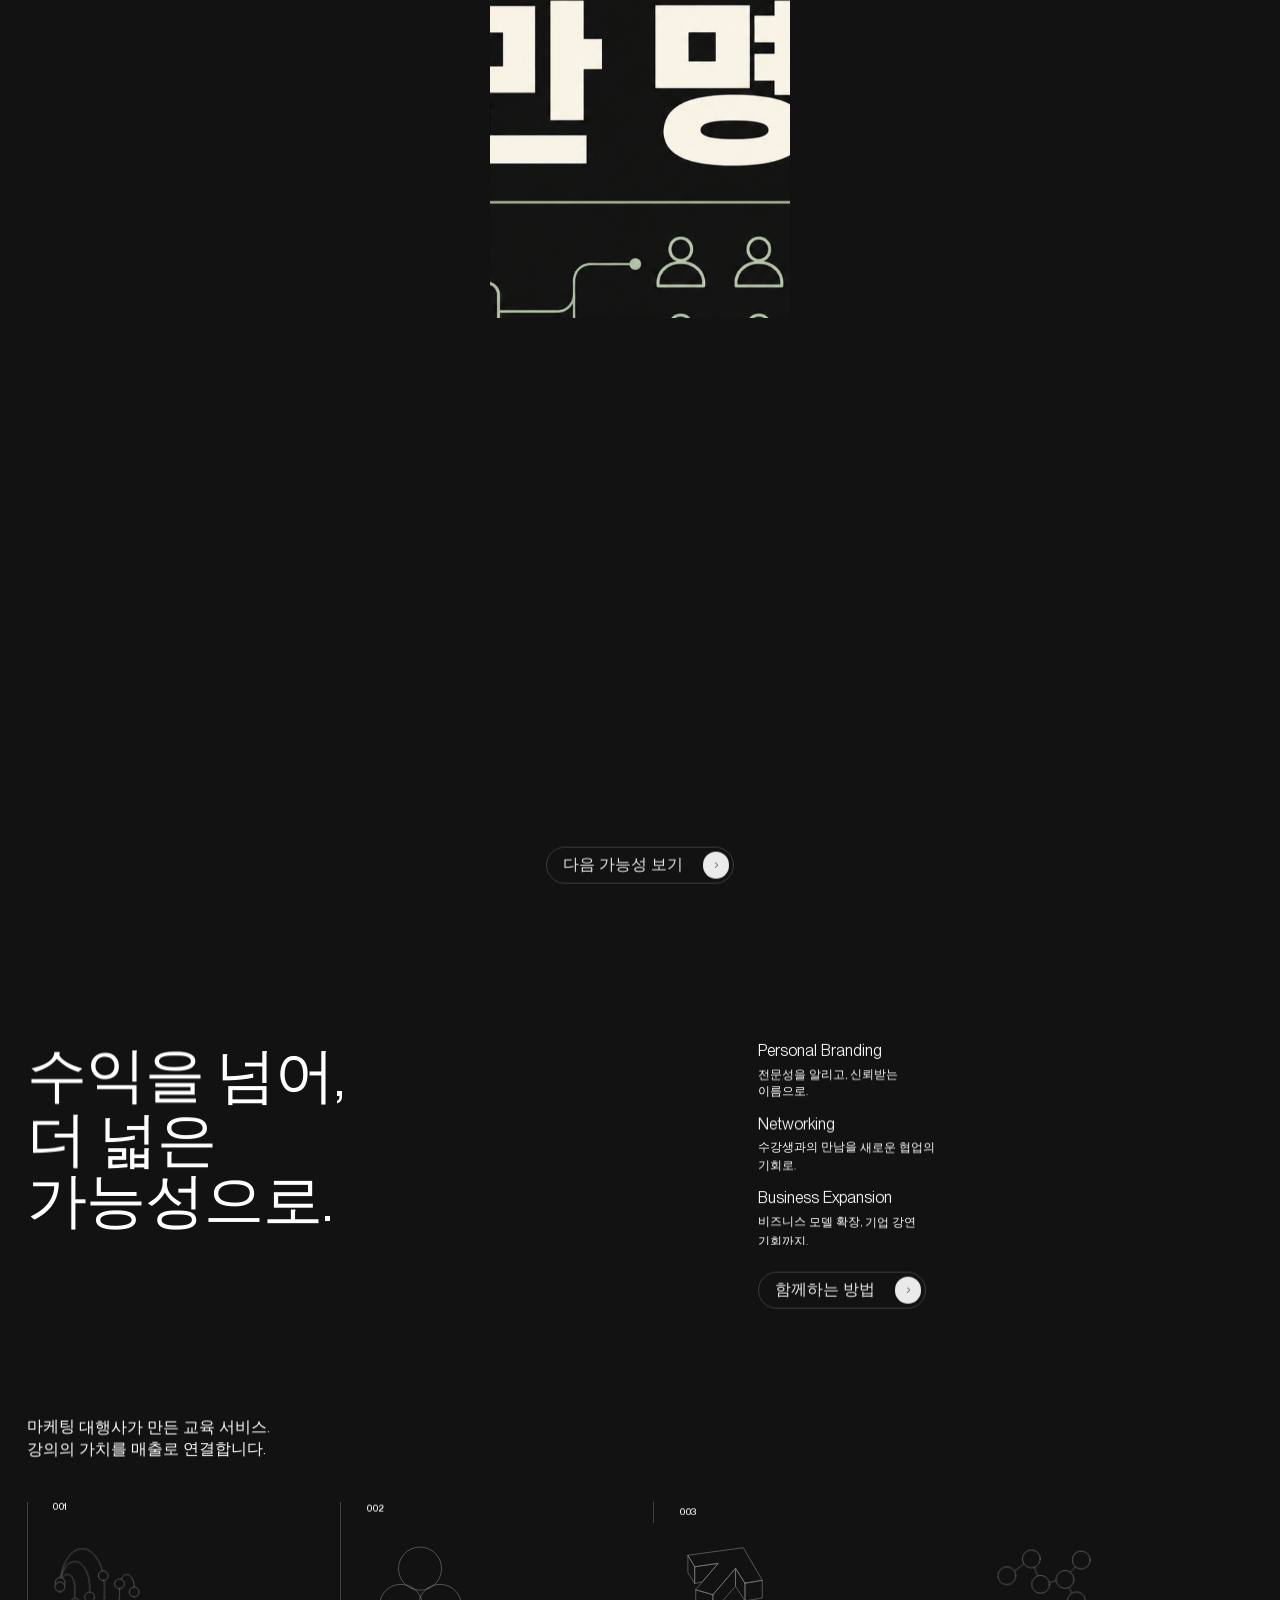
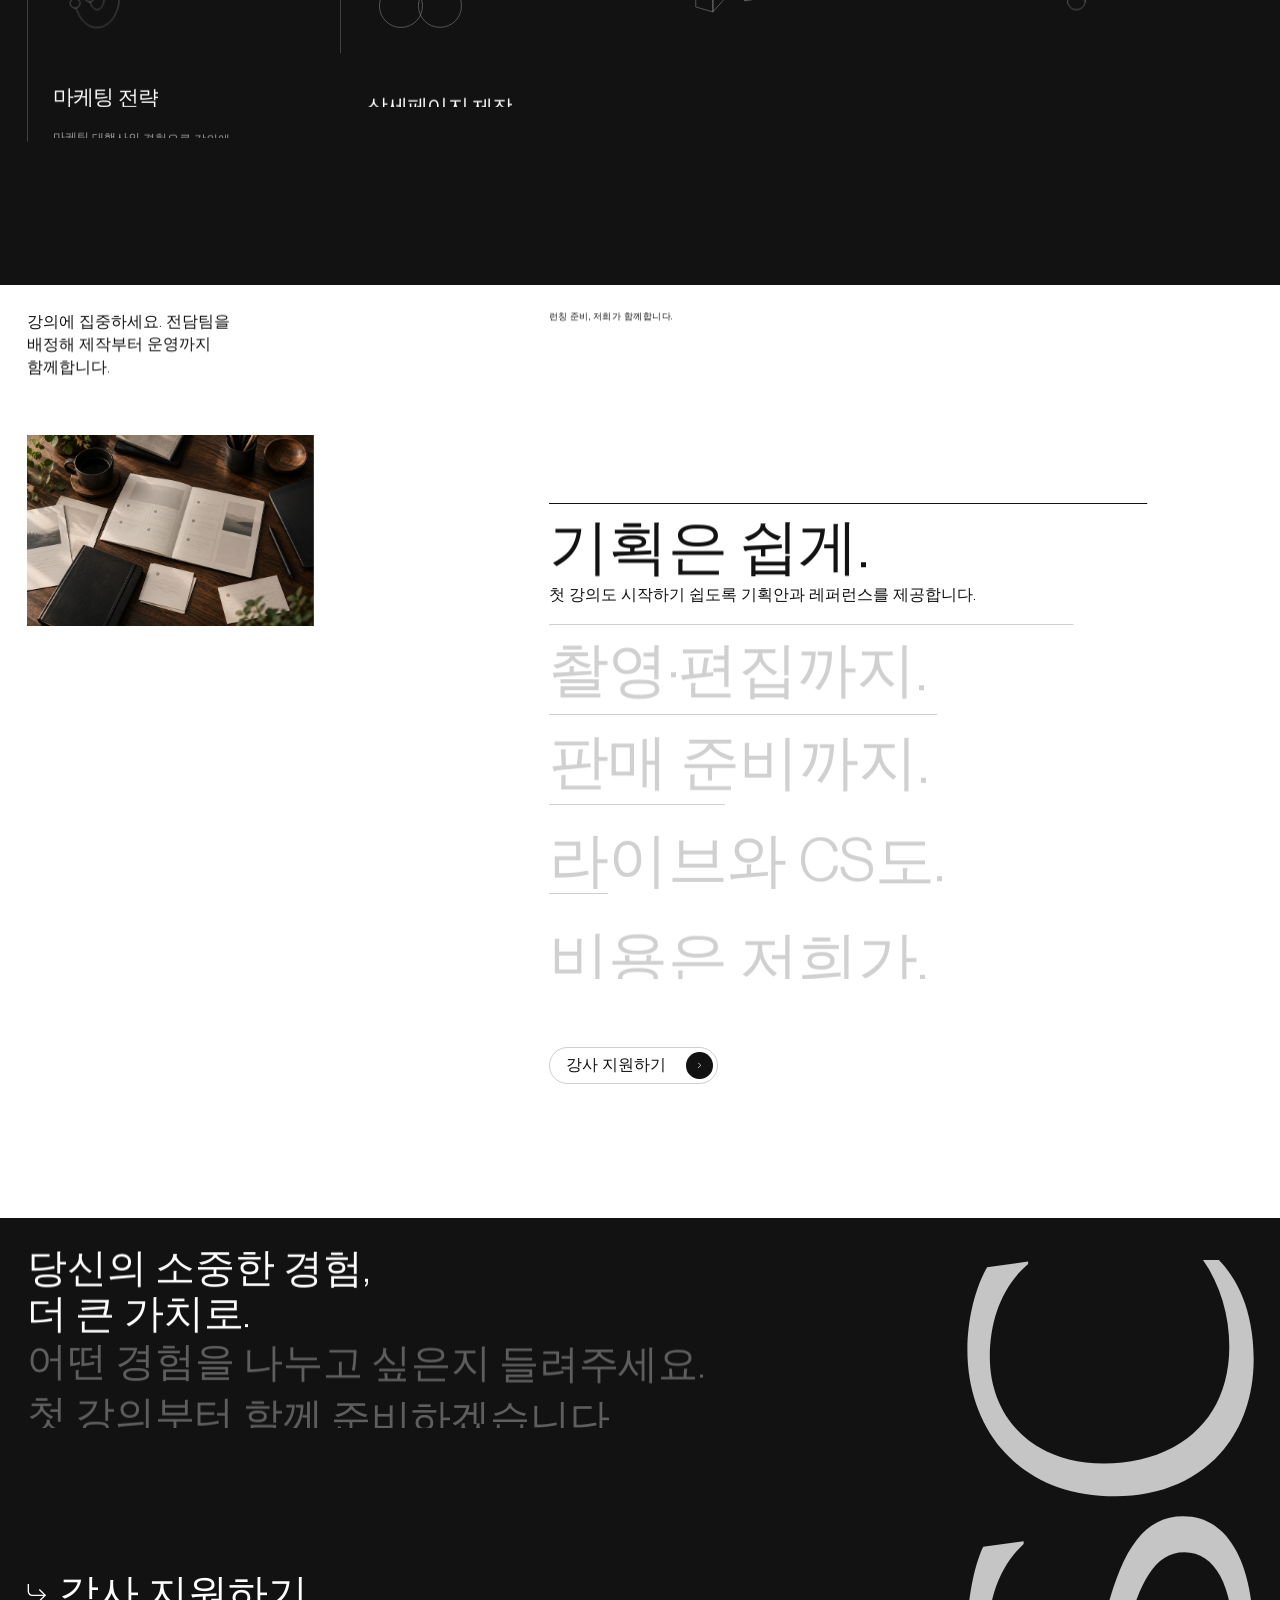
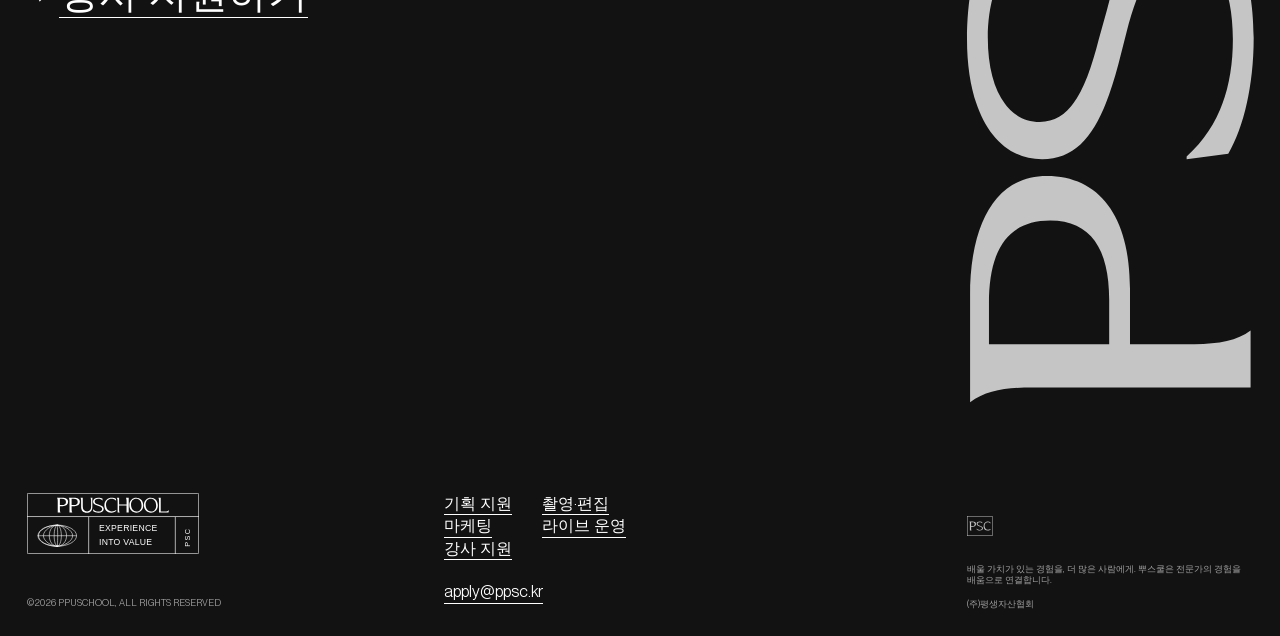
<file: before-video.html>
<!doctype html>
<html lang="ko">
<head>
  
  <meta charset="utf-8">
  <meta name="viewport" content="width=device-width, initial-scale=1">
  <meta name="theme-color" content="#121212">
  <meta name="description" content="촬영·편집·마케팅·CS 인력과 비용부터 스튜디오·장비·라이브 운영까지 지원하는 강사 런칭 파트너.">
  <title>PPUSCHOOL — 강사 지원</title>
  <link rel="icon" href="favicon-psc.svg" type="image/svg+xml">
  <link rel="preload" href="neue-montreal-regular.woff2" as="font" type="font/woff2" crossorigin>
  <link rel="stylesheet" href="styles.css">
  <link rel="stylesheet" href="lower-sections.css">
  <link rel="stylesheet" href="motion.css">
  <link rel="stylesheet" href="pill-motion.css">
  <link rel="stylesheet" href="locale-ko.css?v=20261008-mobile">
  <script defer src="gsap.min.js"></script>
  <script defer src="ScrollTrigger.min.js"></script>
  <script defer src="lenis.min.js"></script>
  <script defer src="globe-animation.js"></script>
  <script defer src="lottie.min.js"></script>
  <script defer src="service-animations.js"></script>
  <script defer src="app.js"></script>
  <script defer src="pill-motion.js"></script>
  <script defer src="lower-sections.js"></script>
</head>
<body>
  <a class="skip-link" href="#work">본문 바로가기</a>
  <header class="site-header container">
    <a class="work-with-us" href="#studio"><span aria-hidden="true">↳</span> 강사 지원 안내</a>
    <a class="header-logo" href="#home" aria-label="첫 화면으로 이동"><span class="header-brand">PPUSCHOOL</span></a>
    <div class="location"><span>한국</span><time id="melbourne-time">00:00</time></div>
  </header>
  <a class="page-label" href="#home">/처음으로</a>
  <nav class="navigation" aria-label="주요 메뉴">
    <div id="menu-links" class="menu-links" inert>
      <a class="menu-pill" href="#home">뿌스쿨<span></span></a>
      <a class="menu-pill" href="#revenue">수익 목표<span></span></a>
      <a class="menu-pill" href="#services">성장의 기회<span></span></a>
      <a class="menu-pill" href="#capabilities">마케팅 역량<span></span></a>
      <a class="menu-pill" href="#studio">런칭 지원<span></span></a>
      <a class="menu-pill" href="#contact">강사 지원<span></span></a>
    </div>
    <button class="menu-pill menu-toggle" type="button" aria-expanded="false" aria-controls="menu-links"><span class="menu-label">메뉴</span><span class="menu-dot" aria-hidden="true"></span></button>
  </nav>
  <main>
    <section class="hero" id="home" aria-label="뿌스쿨 브랜드 소개" data-theme="dark">
      <span class="revenue-anchor" id="revenue" aria-hidden="true"></span>
      <div class="hero-sticky">
        <div class="hero-scene">
          <video id="hero-video" class="hero-video" src="showreel.mp4" poster="pps-recording-studio.png" autoplay muted loop playsinline preload="auto" aria-label="뿌스쿨 메인 소개 영상"></video>
          <div class="hero-top container">
            <div class="hero-message"><h1>배울 가치가 있는 경험을,<br>더 많은 사람에게.</h1></div>
            <a class="featured" href="#services" data-cursor="보기">
              <span class="featured-image"><img src="pps-course-library.png" alt="뿌스쿨 강의 플레이어와 커리큘럼을 표현한 태블릿 콘셉트 이미지"></span>
              <span class="featured-label">PPUSCHOOL</span>
              <span class="featured-name">전문가의 경험을 배움으로.</span>
            </a>
          </div>
          <button class="scroll-hint" type="button" aria-label="수익 목표로 이동">더 알아보기</button>
          <button class="reel-launch" type="button"><img src="ic-play.svg" alt=""><span>영상 보기</span></button>
          <div class="hero-wordmark" aria-hidden="true"><svg xmlns="http://www.w3.org/2000/svg" width="1840" height="248" viewBox="0 0 1840 248" fill="none" role="img" aria-label="PPUSCHOOL"><title>PPUSCHOOL</title><g data-letter="P"><path d="M0 2.678H86C145 2.678 183 25 183 69C183 114 151 141 92 141H47V197C47 218 50 234 58 245.322H12V57C12 34 10 17 0 2.678ZM47 19H80C123 19 147 35 147 72C147 107 124 123 83 123H47V19Z" fill="currentColor" fill-rule="evenodd"/></g><g data-letter="P"><path d="M193.211 2.678H279.211C338.211 2.678 376.211 25 376.211 69C376.211 114 344.211 141 285.211 141H240.211V197C240.211 218 243.211 234 251.211 245.322H205.211V57C205.211 34 203.211 17 193.211 2.678ZM240.211 19H273.211C316.211 19 340.211 35 340.211 72C340.211 107 317.211 123 276.211 123H240.211V19Z" fill="currentColor" fill-rule="evenodd"/></g><g data-letter="U"><path d="M386.421 2.678H423.217V143.579C423.217 200.14 444.96 228.923 494.467 228.923C536.616 228.588 560.031 199.806 560.031 155.962V59.908C560.031 34.472 558.359 16.065 549.661 2.678H581.774C580.436 20.75 580.436 32.464 580.436 49.868V148.599C580.436 217.544 543.975 248 489.784 248C429.238 248 396.457 214.197 396.457 148.934V57.9C396.457 34.472 395.118 16.4 386.421 2.678Z" fill="currentColor" fill-rule="evenodd"/></g><g data-letter="S"><path d="M749.985 49H747.985C729.985 26 703.985 18 679.985 18C642.985 18 618.985 35 618.985 63C618.985 90 642.985 103 678.985 114L699.985 121C744.985 135 767.985 154 767.985 187C767.985 228 730.985 248 679.985 248C642.985 248 612.985 238 595.985 226L591.985 190H593.985C614.985 218 643.985 230 678.985 230C716.985 230 741.985 215 741.985 188C741.985 162 718.985 149 683.985 138L660.985 131C616.985 117 591.985 100 591.985 65C591.985 24 626.985 0 678.985 0C706.985 0 731.985 6 745.985 14L749.985 49Z" fill="currentColor" fill-rule="evenodd"/></g><g data-letter="C"><path d="M971.542 52.88H969.535C951.471 30.456 923.373 19.746 892.932 19.746C844.763 19.746 805.291 54.888 805.291 118.478C805.291 179.725 839.076 226.915 901.63 226.915C926.718 226.915 952.475 219.217 972.88 204.157V217.879C958.496 232.939 932.07 248 891.26 248C822.351 248 778.196 198.467 778.196 128.184C778.196 41.166 837.404 0.335 898.619 0.335C925.045 0.335 951.137 7.698 966.859 17.404L971.542 52.88Z" fill="currentColor" fill-rule="evenodd"/></g><g data-letter="H"><path d="M983.09 2.678H1020.09V113H1143.09V56C1143.09 36 1141.09 24 1133.09 2.678H1178.09V245.322H1142.09V131H1020.09V196C1020.09 217 1022.09 237 1032.09 245.322H996.09V58C996.09 35 993.09 17 983.09 2.678Z" fill="currentColor" fill-rule="evenodd"/></g><g data-letter="O"><path d="M1301.365 0C1366.594 0 1417.44 46.521 1417.44 125.506C1417.44 205.495 1361.242 248 1304.71 248C1239.481 248 1188.301 201.814 1188.301 122.829C1188.301 42.505 1244.499 0 1301.365 0ZM1307.386 228.923C1355.89 228.923 1389.675 190.769 1389.675 133.204C1389.675 63.59 1355.89 19.077 1298.354 19.077C1249.851 19.077 1216.065 57.565 1216.065 115.131C1216.065 184.745 1250.185 228.923 1307.386 228.923Z" fill="currentColor" fill-rule="evenodd"/></g><g data-letter="O"><path d="M1540.714 0C1605.943 0 1656.789 46.521 1656.789 125.506C1656.789 205.495 1600.591 248 1544.059 248C1478.83 248 1427.65 201.814 1427.65 122.829C1427.65 42.505 1483.848 0 1540.714 0ZM1546.735 228.923C1595.239 228.923 1629.024 190.769 1629.024 133.204C1629.024 63.59 1595.239 19.077 1537.703 19.077C1489.2 19.077 1455.414 57.565 1455.414 115.131C1455.414 184.745 1489.534 228.923 1546.735 228.923Z" fill="currentColor" fill-rule="evenodd"/></g><g data-letter="L"><path d="M1667 2.678H1704V227H1773C1806 227 1823 220 1838 207H1840L1831 245.322H1677V58C1677 35 1675 17 1667 2.678Z" fill="currentColor" fill-rule="evenodd"/></g></svg>
</div>
          <button class="background-toggle" type="button" aria-label="배경 영상 일시정지"><img src="ic-pause.svg" alt=""></button>
        </div>
      </div>
    </section>
    <div class="motion-backdrop"><div class="work-statement"><h2>한 번의 런칭,<br>1억+ 수익을 목표로.</h2></div></div>
    <div class="work-story" id="showcase" data-theme="dark">

      <h2 class="mobile-work-heading">한 번의 런칭,<br>1억+ 수익을 목표로.</h2>
      <div class="project-list" id="work">
        <article class="project" id="kismet">
          <div class="project-sticky">
            <a class="project-link" href="#services" data-cursor="보기" aria-label="강의 평균 매출, 3억 원+ — 성장 기회 알아보기">
              <div class="project-out"><div class="project-in"><img src="pps-course-sales-infographic.png" alt="강의 평균 매출 3억 원+와 강의·수강·매출의 관계를 보여주는 인포그래픽" loading="eager"></div></div>
              <div class="project-caption"><h3>경험을 수익으로.</h3><p>당신의 전문성을, 수익을 만드는 강의로</p></div>
            </a>
          </div>
        </article>
        <article class="project" id="mat-voyce">
          <div class="project-sticky">
            <a class="project-link" href="#services" data-cursor="보기" aria-label="강사 평균 수익, 1억 원+ — 성장 기회 알아보기">
              <div class="project-out"><div class="project-in"><img src="pps-instructor-income-infographic.png" alt="강사 평균 수익 1억 원+와 전문성·강의·수익의 관계를 보여주는 인포그래픽" loading="lazy"></div></div>
              <div class="project-caption"><h3>강의의 가치를 매출로.</h3><p>좋은 강의에 마케팅의 힘을 더합니다.</p></div>
            </a>
          </div>
        </article>
        <article class="project" id="roblox">
          <div class="project-sticky">
            <a class="project-link" href="#services" data-cursor="보기" aria-label="연간 수강생 수, 1만 명+ — 성장 기회 알아보기">
              <div class="project-out"><div class="project-in"><img src="pps-annual-learners-infographic.png" alt="연간 수강생 수 1만 명+와 배움으로 연결되는 수강생을 보여주는 인포그래픽" loading="lazy"></div></div>
              <div class="project-caption"><h3>더 큰 성과를 향해.</h3><p>성공적인 런칭을 목표로 함께합니다.</p></div>
            </a>
          </div>
        </article>
      </div>
      <div class="all-work"><a class="pill-link pill-light" href="#services"><span>다음 가능성 보기</span><span class="pill-arrow" aria-hidden="true">›</span></a></div>
    </div>
    <section class="services" id="services" data-theme="light">
      <div class="services-top container">
        <h2 class="reveal">수익을 넘어,<br>더 넓은<br><span class="changing-copy"><span>가능성으로.</span></span></h2>
        <div class="services-intro">
          <div class="benefit-list">
            <div class="benefit"><h3>Personal Branding</h3><p>전문성을 알리고, 신뢰받는 이름으로.</p></div>
            <div class="benefit"><h3>Networking</h3><p>수강생과의 만남을 새로운 협업의 기회로.</p></div>
            <div class="benefit"><h3>Business Expansion</h3><p>비즈니스 모델 확장, 기업 강연 기회까지.</p></div>
          </div>
          <a class="pill-link" href="#studio"><span>함께하는 방법</span><span class="pill-arrow" aria-hidden="true">›</span></a>
        </div>
      </div>
      <div class="capabilities-lead container" id="capabilities">
        <p class="reveal">마케팅 대행사가 만든 교육 서비스.<br>강의의 가치를 매출로 연결합니다.</p>
      </div>
      <div class="service-grid container" aria-label="수익 목표를 뒷받침하는 역량">
        <article class="service-card reveal"><span class="eyebrow">001</span><div class="service-icon" data-animation="0" aria-hidden="true"><svg viewBox="0 0 160 160" fill="none"><path d="M25 85C25 6 92 10 92 89s43 54 43-12M25 85c0-35 40-40 40 3s30 72 57 22"/><circle cx="25" cy="85" r="8"/><circle cx="92" cy="89" r="8"/><circle cx="135" cy="77" r="8"/></svg></div><div class="service-copy"><h3>마케팅 전략</h3><p>마케팅 대행사의 경험으로 강의에 맞는 판매 전략을 세웁니다.</p></div></article>
        <article class="service-card reveal"><span class="eyebrow">002</span><div class="service-icon" data-animation="1" aria-hidden="true"><svg viewBox="0 0 160 160" fill="none"><circle cx="47" cy="58" r="32"/><circle cx="112" cy="58" r="32"/><circle cx="80" cy="112" r="32"/></svg></div><div class="service-copy"><h3>상세페이지 제작</h3><p>강의의 가치를 한눈에 전하는 판매 페이지를 만듭니다.</p></div></article>
        <article class="service-card reveal"><span class="eyebrow">003</span><div class="service-icon" data-animation="2" aria-hidden="true"><svg viewBox="0 0 160 160" fill="none"><path d="M22 118V38h96v58M22 93h31v25H22m31 0V69l63 38v26L53 96m0-27h42l-17-13h40m-2 51 22-13-60-38m38 77 22-13V94"/></svg></div><div class="service-copy"><h3>광고 소재 제작</h3><p>강의의 강점을 담아 수강하고 싶은 이유를 전합니다.</p></div></article>
        <article class="service-card reveal"><span class="eyebrow">004</span><div class="service-icon" data-animation="3" aria-hidden="true"><svg viewBox="0 0 160 160" fill="none"><path d="m28 90 31-31 17 36 37-25 14-31m-14 31 13 50"/><circle cx="28" cy="90" r="13"/><circle cx="59" cy="59" r="13"/><circle cx="76" cy="95" r="13"/><circle cx="113" cy="70" r="13"/><circle cx="127" cy="39" r="13"/><circle cx="126" cy="120" r="13"/></svg></div><div class="service-copy"><h3>광고 직접 운영</h3><p>강의 매출 극대화를 목표로 광고를 기획하고 운영합니다.</p></div></article>
      </div>
    </section>
    <section class="studio-section" id="studio" data-theme="light" aria-labelledby="studio-heading">
  <div class="container studio-top">
    <p class="studio-intro">강의에 집중하세요. 전담팀을 배정해 제작부터 운영까지 함께합니다.</p>
    <h2 class="studio-eyebrow" id="studio-heading">런칭 준비, 저희가 함께합니다.</h2>
  </div>
  <div class="container studio-bottom">
    <figure class="studio-visual" aria-label="강의 런칭 지원 안내">
      <div class="studio-image-frame is-active" data-studio-image="0" aria-hidden="false"><img class="studio-image" src="pps-course-planning.png" alt="기획안과 강의 자료를 준비하는 작업 공간 콘셉트 이미지" loading="lazy"></div>
      <div class="studio-image-frame" data-studio-image="1" aria-hidden="true"><img class="studio-image" src="pps-recording-studio.png" alt="강의 촬영을 위한 카메라와 조명을 갖춘 스튜디오 콘셉트 이미지" loading="lazy"></div>
      <div class="studio-image-frame" data-studio-image="2" aria-hidden="true"><img class="studio-image" src="pps-launch-marketing.png" alt="강의의 강점을 전하는 상세페이지와 광고 소재 콘셉트 이미지" loading="lazy"></div>
      <div class="studio-image-frame" data-studio-image="3" aria-hidden="true"><img class="studio-image" src="pps-live-operations.png" alt="라이브 강의와 콘텐츠 편집을 관리하는 운영 공간 콘셉트 이미지" loading="lazy"></div>
      <div class="studio-image-frame" data-studio-image="4" aria-hidden="true"><img class="studio-image" src="pps-recording-studio.png" alt="제작 인력과 장비 지원을 상징하는 강의 스튜디오 콘셉트 이미지" loading="lazy"></div>
    </figure>
    <div class="studio-principles">
      <div class="studio-principle is-active" data-studio-item="0"><span class="studio-rule" aria-hidden="true"></span>
        <h3><button class="studio-toggle" id="studio-toggle-0" aria-expanded="true" aria-controls="studio-panel-0">기획은 쉽게.</button></h3>
        <div class="studio-description" id="studio-panel-0" role="region" aria-labelledby="studio-toggle-0"><p>첫 강의도 시작하기 쉽도록 기획안과 레퍼런스를 제공합니다.</p></div>
      </div>
      <div class="studio-principle" data-studio-item="1"><span class="studio-rule" aria-hidden="true"></span>
        <h3><button class="studio-toggle" id="studio-toggle-1" aria-expanded="false" aria-controls="studio-panel-1">촬영·편집까지.</button></h3>
        <div class="studio-description" id="studio-panel-1" role="region" aria-labelledby="studio-toggle-1" hidden><p>스튜디오와 장비, 촬영 인력부터 편집까지 저희가 준비합니다.</p></div>
      </div>
      <div class="studio-principle" data-studio-item="2"><span class="studio-rule" aria-hidden="true"></span>
        <h3><button class="studio-toggle" id="studio-toggle-2" aria-expanded="false" aria-controls="studio-panel-2">판매 준비까지.</button></h3>
        <div class="studio-description" id="studio-panel-2" role="region" aria-labelledby="studio-toggle-2" hidden><p>상세페이지와 광고 소재를 만들고, 마케팅도 직접 운영합니다.</p></div>
      </div>
      <div class="studio-principle" data-studio-item="3"><span class="studio-rule" aria-hidden="true"></span>
        <h3><button class="studio-toggle" id="studio-toggle-3" aria-expanded="false" aria-controls="studio-panel-3">라이브와 CS도.</button></h3>
        <div class="studio-description" id="studio-panel-3" role="region" aria-labelledby="studio-toggle-3" hidden><p>라이브 강의 운영과 고객 응대까지 저희가 관리합니다.</p></div>
      </div>
      <div class="studio-principle" data-studio-item="4"><span class="studio-rule" aria-hidden="true"></span>
        <h3><button class="studio-toggle" id="studio-toggle-4" aria-expanded="false" aria-controls="studio-panel-4">비용은 저희가.</button></h3>
        <div class="studio-description" id="studio-panel-4" role="region" aria-labelledby="studio-toggle-4" hidden><p>제작·마케팅·운영에 필요한 인력과 비용을 모두 저희가 부담합니다.</p></div>
      </div>
    </div>
  </div>
  <div class="container studio-cta-row"><a class="pill-link studio-cta" href="#contact"><span>강사 지원하기</span><span class="pill-arrow" aria-hidden="true">↗</span></a></div>
</section>

<footer class="site-footer container" id="contact" data-theme="dark">
  <div class="footer-left">
    <div class="footer-top">
      <h2 class="footer-statement"><span>당신의 소중한 경험,<br>더 큰 가치로.</span> 어떤 경험을 나누고 싶은지 들려주세요. 첫 강의부터 함께 준비하겠습니다.</h2>
      <div class="footer-book-wrap">
        <a class="footer-book" href="mailto:apply@ppsc.kr">
          <svg class="footer-book-arrow" viewBox="0 0 32 32" width="32" height="32" fill="none" aria-hidden="true"><path d="M26.666 20L7.99935 20C6.40805 20 4.88193 19.3679 3.75671 18.2426C2.63149 17.1174 1.99935 15.5913 1.99935 14L1.99935 4"/><path d="M19.1992 28L27.1992 20L19.1992 12"/></svg>
          <span class="footer-book-label">강사 지원하기</span>
        </a>
        <div class="footer-image-trail" aria-hidden="true"></div>
      </div>
    </div>
    <div class="footer-bottom-left">
      <div class="footer-identity">
        <div class="footer-badge">
          <img src="footer-logo-ppuschool.svg" alt="PPUSCHOOL — Experience into value" loading="lazy" width="258" height="92">
          <svg class="footer-globe" viewBox="0 0 80 56" aria-hidden="true"><ellipse cx="40" cy="28" rx="32" ry="23"/><ellipse cx="40" cy="28" rx="15" ry="23"/><path d="M8 28h64M40 5v46M12 17h56M12 39h56"/></svg>
          <div class="footer-globe-animation" aria-hidden="true"></div>
        </div>
        <p class="footer-copyright">©2026 PPUSCHOOL, ALL RIGHTS RESERVED</p>
      </div>
      <div class="footer-socials">
        <a href="#studio">기획 지원</a>
        <a href="#studio">촬영·편집</a>
        <a href="#capabilities">마케팅</a>
        <a href="#studio">라이브 운영</a>
        <a href="#contact">강사 지원</a>
        <a class="footer-email" href="mailto:apply@ppsc.kr">apply@ppsc.kr</a>
      </div>
    </div>
  </div>
  <div class="footer-right">
    <svg class="footer-symbol" role="img" aria-label="PSC" xmlns="http://www.w3.org/2000/svg" width="208" height="538.565" viewBox="0 0 208 538.565" fill="none"><path data-letter="P" d="M2.246 538.565L2.246 461.423C2.246 408.5 20.968 374.414 57.871 374.414C95.613 374.414 118.258 403.118 118.258 456.041L118.258 496.406L165.226 496.406C182.839 496.406 196.258 493.715 205.754 486.539L205.754 527.801L47.806 527.801C28.516 527.801 14.258 529.595 2.246 538.565ZM15.935 496.406L15.935 466.805C15.935 428.234 29.355 406.706 60.387 406.706C89.742 406.706 103.161 427.337 103.161 464.114L103.161 496.406L15.935 496.406Z" fill="currentColor" fill-rule="evenodd"></path><path data-letter="S" d="M41.097 203.979L41.097 205.982C21.806 224.006 15.097 250.042 15.097 274.074C15.097 311.124 29.355 335.156 52.839 335.156C75.484 335.156 86.387 311.124 95.613 275.075L101.484 254.047C113.226 208.986 129.161 185.955 156.839 185.955C191.226 185.955 208 223.005 208 274.074C208 311.124 199.613 341.165 189.548 358.188L159.355 362.193L159.355 360.19C182.839 339.162 192.903 310.123 192.903 275.075C192.903 237.024 180.323 211.99 157.677 211.99C135.871 211.99 124.968 235.021 115.742 270.069L109.871 293.1C98.129 337.159 83.871 362.193 54.516 362.193C20.129 362.193 0 327.146 0 275.075C0 247.037 5.032 222.004 11.742 207.985L41.097 203.979Z" fill="currentColor" fill-rule="evenodd"></path><path data-letter="C" d="M44.351 1.178L44.351 2.946C25.544 18.855 16.561 43.601 16.561 70.411C16.561 112.834 46.035 147.597 99.369 147.597C150.737 147.597 190.316 117.842 190.316 62.751C190.316 40.655 183.859 17.971 171.228 0L182.737 0C195.368 12.668 208 35.942 208 71.883C208 132.572 166.456 171.46 107.509 171.46C34.526 171.46 0.281 119.315 0.281 65.402C0.281 42.129 6.456 19.149 14.597 5.303L44.351 1.178Z" fill="currentColor" fill-rule="evenodd"></path></svg>
    <div class="footer-acknowledgment">
      <img class="footer-flag" src="brandmark-psc.svg" alt="PSC" width="53" height="40" loading="lazy">
      <p>배울 가치가 있는 경험을, 더 많은 사람에게. 뿌스쿨은 전문가의 경험을 배움으로 연결합니다.</p>
      <p>(주)평생자산협회</p>
    </div>
  </div>
</footer>

  </main>
  <div class="cursor-bubble" aria-hidden="true"><div class="cursor-view"><span>보기</span><img src="arrow-right.svg" alt=""></div><div class="cursor-reel"><img src="ic-play.svg" alt=""><span>영상 보기</span></div></div>
  <dialog class="reel-dialog" aria-label="뿌스쿨 소개 영상 재생">
    <div class="reel-screen"></div>
    <button class="reel-mobile-toggle video-pill" type="button" aria-label="영상 일시정지">일시정지</button>
    <button class="reel-mute video-pill" type="button"><span>음소거</span><img src="ic-mute.svg" alt=""></button>
    <button class="reel-close video-pill" type="button">닫기<span aria-hidden="true">×</span></button>
  </dialog>
</body>
</html>
</file>
<file: styles.css>
@font-face{font-family:"Neue Montreal";src:url("neue-montreal-regular.woff2") format("woff2");font-weight:400;font-display:swap}
@font-face{font-family:"Neue Montreal";src:url("neue-montreal-medium.woff2") format("woff2");font-weight:500;font-display:swap}
@font-face{font-family:"Neue Montreal";src:url("neue-montreal-bold.woff2") format("woff2");font-weight:700;font-display:swap}
:root{font-family:"Neue Montreal",Arial,sans-serif;font-size:10px;color:#fff;background:#121212;--ease:cubic-bezier(.165,.84,.44,1);--gutter:4rem;--ink:#121212;--paper:#eeecee}
*{box-sizing:border-box}html{scroll-behavior:smooth;scrollbar-width:none}html::-webkit-scrollbar{display:none}body{margin:0;font-size:2.4rem;font-weight:400;-webkit-font-smoothing:antialiased}body.modal-open{overflow:hidden}button,a{-webkit-tap-highlight-color:transparent}button{font:inherit;color:inherit;cursor:pointer}a{color:inherit;text-decoration:none}button{border:0;background:none}img,video,svg{display:block;max-width:100%}h1,h2,h3,p{margin:0;font-weight:400}a:focus-visible,button:focus-visible{outline:2px solid #f36e48;outline-offset:6px}.container{width:100%;padding-left:var(--gutter);padding-right:var(--gutter)}.skip-link{position:fixed;top:1rem;left:1rem;background:white;color:black;padding:1rem;z-index:5000;transform:translateY(-200%)}.skip-link:focus{transform:none}.eyebrow{font-size:1.4rem;line-height:1.16;font-weight:500;letter-spacing:.07em;text-transform:uppercase}
.site-header{position:fixed;top:4rem;left:0;z-index:50;display:flex;align-items:center;justify-content:space-between;color:#fff;mix-blend-mode:difference;pointer-events:none;opacity:0;transition:opacity .5s}.site-header a{pointer-events:auto}.site-header.visible{opacity:1}.work-with-us{font-size:1.2rem;font-weight:500;text-decoration:underline;text-underline-offset:.6rem;line-height:1.2}.work-with-us span{font-size:1.8rem}.header-logo{position:absolute;left:50%;top:50%;transform:translate(-50%,-50%)}.header-symbol{height:4.949rem;width:auto;filter:invert(1)}.header-wordmark{display:none}.location{display:flex;gap:1.1rem;font-size:1.2rem;font-weight:500;letter-spacing:.05em}.location>span{opacity:.5}.page-label{position:fixed;left:4rem;top:50%;z-index:50;transform:translateY(-50%);font-size:1.2rem;font-weight:500;mix-blend-mode:difference;color:white}
.navigation{position:fixed;z-index:60;right:4rem;top:50%;transform:translateY(-50%);display:flex;align-items:center;gap:.8rem}.menu-links{display:flex;align-items:center;gap:.8rem;pointer-events:none;visibility:hidden}.menu-links a{opacity:0;transform:translateX(6rem) scale(.75);transition:transform .65s var(--ease),opacity .35s}.menu-pill{width:11.7rem;height:3.2rem;min-height:24px;display:flex;align-items:center;justify-content:space-between;border-radius:4rem;background:white;color:#121212;padding:.9rem 1.2rem;font-size:1.2rem;line-height:1;font-weight:500;transition:background .3s,color .3s,transform .6s var(--ease);white-space:nowrap}.menu-pill>span:last-child:not(.menu-label){width:1rem;height:1rem;background:currentColor;border-radius:50%;flex:none}.navigation.open .menu-links{pointer-events:auto;visibility:visible}.navigation.open .menu-links a{opacity:1;transform:none}.menu-links a:nth-child(5){transition-delay:.03s}.menu-links a:nth-child(4){transition-delay:.06s}.menu-links a:nth-child(3){transition-delay:.09s}.menu-links a:nth-child(2){transition-delay:.12s}.menu-links a:nth-child(1){transition-delay:.15s}.menu-pill:hover{transform:scale(1.05)}.navigation.on-light .menu-pill{background:#121212;color:#fff}.navigation.open .menu-dot{position:relative;background:transparent!important}.navigation.open .menu-dot:before,.navigation.open .menu-dot:after{content:"";position:absolute;top:45%;left:0;width:100%;height:1px;background:currentColor;transform:rotate(45deg)}.navigation.open .menu-dot:after{transform:rotate(-45deg)}
.hero{height:200vh;position:relative;z-index:2}.hero-sticky{height:100svh;position:sticky;top:0;overflow:hidden}.hero-scene{position:absolute;inset:0;overflow:hidden;clip-path:inset(var(--hero-clip,0%) 0)}.hero-video{position:absolute;width:100%;height:100%;object-fit:cover}.hero-top{position:absolute;inset:4rem 0 auto;display:flex;justify-content:space-between;align-items:flex-start}.hero h1{font-size:9rem;line-height:1.05;letter-spacing:-.9px;max-width:110rem;color:#fff;mix-blend-mode:difference}.featured{width:27.3rem;flex:none;color:white;mix-blend-mode:difference}.featured img{width:27.3rem;height:19.6rem;object-fit:cover;mix-blend-mode:normal}.featured-label{display:block;font-size:1.4rem;line-height:1.16;font-weight:500;margin-top:1.5rem}.featured-name{display:inline-block;font-size:2.4rem;margin-top:2.4rem;border-bottom:1px solid transparent;padding-bottom:.4rem;transition:border-color .3s}.featured:hover .featured-name{border-color:currentColor}.scroll-hint{position:absolute;top:50%;left:50%;transform:translate(-50%,-50%);font-size:1.4rem;font-weight:500;mix-blend-mode:difference;color:white;white-space:nowrap}.hero-wordmark{position:absolute;bottom:4rem;left:4rem;right:4rem;mix-blend-mode:difference;pointer-events:none}.hero-wordmark img{width:100%;filter:invert(1);opacity:.83}.reel-launch{position:absolute;left:50%;top:calc(50% + 5rem);display:flex;align-items:center;justify-content:center;gap:1rem;padding:0 1.8rem;height:4.6rem;min-height:34px;border-radius:4rem;background:rgba(29,29,30,.62);backdrop-filter:blur(6px);color:#fff;font-size:1.2rem;font-weight:500;transform:translate(-50%,-50%);transition:background .25s;white-space:nowrap;z-index:3}.reel-launch img{width:1.8rem;height:1.8rem}.reel-launch:hover{background:rgba(29,29,30,.88)}.background-toggle{position:absolute;right:4rem;bottom:calc(100vw * .135 + 5.5rem);height:3rem;width:3rem;opacity:0;transition:opacity .2s;background:#12121266;border-radius:50%;padding:.8rem}.hero-scene:hover .background-toggle,.background-toggle:focus-visible{opacity:.7}.background-toggle img{width:100%;height:100%;object-fit:contain}
.work-story{position:relative;margin-top:-100vh;z-index:1;padding-top:200vh;padding-bottom:20rem;background:#121212}.work-statement{position:sticky;top:0;width:100%;height:100vh;display:flex;align-items:center;justify-content:center;margin-bottom:-100vh;pointer-events:none;z-index:0}.work-statement p{width:90rem;text-align:center;font-size:9rem;line-height:1.05;letter-spacing:-.9px}.mobile-work-heading{display:none}.project-list{position:relative;z-index:1;display:flex;flex-direction:column;align-items:center;gap:25vh}.project{width:90rem;height:125vh}.project-sticky{position:sticky;top:0;height:100svh;display:flex;align-items:center;justify-content:center}.project-link{position:relative;display:block;width:46.875vw;height:74.074vh;transform:scale(var(--card-scale,1));will-change:transform}.project-link>img{width:100%;height:100%;object-fit:cover;transition:filter .6s}.project-link:hover>img{filter:brightness(1.08)}.project-caption{position:absolute;top:0;width:100%;font-size:1.8rem;line-height:1.16;pointer-events:none;opacity:var(--caption-opacity,1)}.project-caption h3{position:absolute;right:100%;top:-3.3rem;transform:translateX(50%);white-space:nowrap;font-size:2.4rem}.project-caption p{position:absolute;left:100%;top:-3.3rem;transform:translateX(-50%);width:37rem;text-align:center;font-size:1.4rem;line-height:1.16;font-weight:500}.all-work{position:relative;z-index:2;display:flex;justify-content:center;margin-top:3rem}.pill-link{display:inline-flex;align-items:center;justify-content:space-between;gap:3rem;height:5.6rem;padding:.5rem .6rem .5rem 2.4rem;border:1px solid rgba(18,18,18,.16);border-radius:8rem;font-size:2.4rem;line-height:1;white-space:nowrap;transition:background .3s,color .3s,transform .5s var(--ease)}.pill-arrow{width:4rem;height:4rem;border-radius:50%;display:flex;align-items:center;justify-content:center;background:#121212;color:white;font-family:Arial,sans-serif;font-size:2.4rem;transition:transform .5s}.pill-link:hover{background:#121212;color:white}.pill-link:hover .pill-arrow{background:white;color:#121212;transform:rotate(-35deg)}.pill-light{color:white;border-color:#ffffff30}.pill-light .pill-arrow{background:white;color:#121212}.pill-light:hover{background:white;color:#121212}
.services{position:relative;z-index:3;background:#eeecee;color:#121212;padding-bottom:20rem;scroll-margin-top:0}.services-top{padding-top:4rem;display:grid;grid-template-columns:repeat(12,minmax(0,1fr));gap:4rem}.services h2{grid-column:1/6;width:110%;font-size:9rem;line-height:1.05;letter-spacing:-.9px}.services-intro{grid-column:8/10;display:flex;flex-direction:column;align-items:flex-start;justify-content:space-between;padding-bottom:.4rem}.services-intro p{font-size:2.4rem;line-height:1.2;padding-bottom:6.5rem}.changing-copy{display:inline-block;overflow:hidden;vertical-align:top;height:1.12em;min-width:100%}.changing-copy>span{display:block;transition:transform .6s var(--ease),opacity .4s;white-space:nowrap}.changing-copy.changing>span{transform:translateY(-110%);opacity:0}.service-grid{display:grid;grid-template-columns:repeat(4,minmax(0,1fr));gap:4rem;padding-top:24rem}.service-card{border-left:1px solid #12121226;padding-left:4rem;display:flex;flex-direction:column;align-items:flex-start;gap:5.4rem}.service-icon{width:16rem;height:16rem;flex:none;margin-top:-1rem;margin-bottom:-1rem;opacity:.5}.service-icon>svg{width:100%;height:100%;stroke:#121212;stroke-width:2}.service-icon.animated>svg{stroke:none}.service-copy h3{font-size:3.2rem;line-height:1.16;margin-bottom:2.4rem;letter-spacing:-.04em}.service-copy p{font-size:1.8rem;line-height:1.2;max-width:27.3rem;color:#12121299}.reveal{opacity:1;transform:none}.js-ready .reveal{opacity:0;transform:translateY(3rem);transition:opacity .9s var(--ease),transform 1.1s var(--ease)}.js-ready .reveal.is-visible{opacity:1;transform:none}
.cursor-bubble{position:fixed;top:0;left:0;z-index:80;display:flex;align-items:center;justify-content:center;gap:1.2rem;min-width:10rem;height:4.6rem;background:#222b;backdrop-filter:blur(6px);color:white;border-radius:5rem;font-size:1.2rem;font-weight:500;pointer-events:none;opacity:0;transition:opacity .2s}.cursor-bubble img{width:1.8rem;filter:brightness(0) invert(1)}.cursor-bubble.visible{opacity:1}.reel-dialog{position:fixed;inset:0;margin:0;padding:0;max-width:none;max-height:none;width:100%;height:100dvh;border:0;background:#050505;color:white;z-index:2000}.reel-dialog::backdrop{background:#050505}.reel-dialog video{width:100%;height:100%;object-fit:contain}.video-pill{position:absolute;top:50%;transform:translateY(-50%);width:11rem;height:3.2rem;min-height:32px;border:1px solid #ffffff66;border-radius:3rem;display:flex;align-items:center;justify-content:space-between;font-size:1.2rem;font-weight:500;padding:.8rem 1.2rem;background:#12121277;backdrop-filter:blur(8px)}.video-pill img{width:1.6rem;height:1.6rem}.reel-mute{left:4rem}.reel-close{right:4rem;background:white;color:#121212}.reel-close>span{font-size:2rem}
.featured{mix-blend-mode:normal}.featured-label,.featured-name{mix-blend-mode:difference}.service-icon.animated{filter:invert(1)}.site-header:focus-within{opacity:1}.work-statement h2{width:90rem;text-align:center;font-size:9rem;line-height:1.05;letter-spacing:-.9px}.services,.studio-section,.site-footer{scroll-margin-top:8rem}
@media(min-width:1200px){:root{font-size:.5208333333vw}.work-story{margin-top:-200vh;padding-top:0}.work-statement{margin-bottom:0}.project-list{padding-top:100vh}}
@media(max-width:1199px){:root{--gutter:3.2rem}body{font-size:1.6rem}.site-header{top:3.2rem;opacity:1}.header-symbol{display:none}.header-wordmark{display:block;width:15rem;height:2rem;filter:invert(1)}.header-logo{left:3.2rem;top:0;transform:none}.site-header .work-with-us{position:fixed;bottom:4rem;left:3.2rem;font-size:1rem}.site-header{height:2rem}.location{margin-left:auto;font-size:1rem;gap:1.6rem}.navigation{right:3.2rem;top:auto;bottom:3.2rem;transform:none;align-items:flex-end;flex-direction:column}.menu-links{flex-direction:column;align-items:flex-end;gap:.8rem}.menu-links a{transform:translateY(3rem) scale(.8)}.menu-pill{width:11.7rem;height:3.2rem;font-size:1rem;padding:.9rem 1.2rem}.page-label{display:none}.hero{height:100svh}.hero-sticky{position:relative}.hero-top{inset:auto 0 16.4rem}.hero h1{font-size:4.8rem;max-width:64.8rem;line-height:1.05;letter-spacing:-.5px}.hero-wordmark,.featured{display:none}.scroll-hint{top:50%;left:3.2rem;transform:rotate(90deg);transform-origin:left center;font-size:1rem}.reel-launch{top:50%;left:auto;right:3.2rem;transform:translateY(-50%);font-size:1rem;min-width:12rem;height:4.6rem}.reel-launch img{width:1.8rem}.background-toggle{right:3.2rem;bottom:9rem;opacity:.8;width:3rem;height:3rem}.work-story{margin-top:0;padding-top:0;padding-bottom:12.8rem}.work-statement{display:none}.mobile-work-heading{display:block;text-align:center;font-size:6rem;line-height:1.05;padding:30rem 2rem 16rem;letter-spacing:-.5px}.project-list{gap:8rem}.project{width:100%;height:auto;padding:0 13.9rem}.project-sticky{position:relative;height:auto}.project-link{width:100%;height:auto;transform:none!important}.project-link>img{aspect-ratio:900/800;height:auto}.project-caption{position:static;display:flex;flex-direction:column;gap:.8rem;padding-top:1.6rem;opacity:1!important}.project-caption h3,.project-caption p{position:static;transform:none;text-align:left;width:auto}.project-caption h3{font-size:2.4rem}.project-caption p{font-size:1rem}.all-work{margin-top:8rem}.pill-link{height:4.8rem;font-size:1.6rem;padding:.5rem .6rem .5rem 2rem;gap:2.4rem}.pill-arrow{height:3.4rem;width:3.4rem;font-size:2rem}.services{padding-bottom:16rem}.services-top{padding-top:3.2rem;grid-template-columns:repeat(8,minmax(0,1fr));gap:2rem}.services h2{font-size:6rem;grid-column:1/5;width:100%}.services-intro{grid-column:6/9}.services-intro p{font-size:1.6rem}.service-grid{padding-top:8rem;gap:2rem}.service-card{gap:2.4rem;padding-left:1.6rem}.service-icon{height:10rem;width:10rem;margin:0}.service-copy h3{font-size:2.4rem;margin:0 0 1.6rem;letter-spacing:-.5px}.service-copy p{font-size:1.4rem;max-width:14.4rem}.eyebrow{font-size:1rem}.cursor-bubble{display:none}.video-pill{top:auto;bottom:4rem;transform:none;font-size:1rem;height:3.2rem}.reel-mute{left:3.2rem}.reel-close{right:3.2rem}}
@media(max-width:767px){:root{--gutter:2rem}.site-header{top:2rem}.header-logo{left:2rem}.header-wordmark{height:1.6rem;width:11.9rem}.site-header .work-with-us{left:2rem;bottom:2.6rem}.navigation{right:2rem;bottom:2rem}.hero h1{font-size:clamp(27px,8vw,36px);max-width:42.5rem}.hero-top{bottom:11.2rem}.scroll-hint{left:2rem}.reel-launch{right:2rem}.background-toggle{right:2rem;bottom:7rem}.mobile-work-heading{font-size:3.6rem;padding:16rem 2rem 8rem}.work-story{padding-bottom:10rem}.project{padding:0 2rem}.project-list{gap:6.4rem}.project-caption{padding-top:.8rem}.project-caption h3{font-size:1.8rem}.all-work{margin-top:6.4rem}.services{padding-bottom:22.8rem}.services-top{padding-top:2rem;grid-template-columns:repeat(6,minmax(0,1fr));gap:2rem 1.6rem}.services h2{font-size:3.6rem;line-height:1.05;grid-column:1/-1;max-width:35.5rem}.services-intro{grid-column:1/6}.services-intro p{padding-bottom:4rem;max-width:25rem}.services-intro>.pill-link{position:absolute;bottom:12rem;left:50%;transform:translateX(-50%)}.service-grid{padding-top:0;grid-template-columns:repeat(2,minmax(0,1fr));gap:4.8rem 1.6rem}.service-card{gap:2.4rem}.service-copy h3{font-size:1.8rem;max-width:11rem;padding-top:2.7rem}.service-copy p{font-size:1.4rem;max-width:15rem}.service-icon{margin-bottom:-2.4rem}.reel-mute{left:2rem}.reel-close{right:2rem}.video-pill{bottom:2.6rem}}
@media(prefers-reduced-motion:reduce){html{scroll-behavior:auto}*,*:before,*:after{animation-duration:.01ms!important;transition-duration:.01ms!important}.js-ready .reveal{opacity:1;transform:none}.hero-scene{clip-path:none!important}.project-link{transform:none!important}}
</file>
<file: lower-sections.css>
/* Homepage studio + footer. Desktop dimensions follow the reference's 1920px rem grid. */
.studio-section{position:relative;z-index:3;background:#fff;color:#121212;padding-bottom:20rem;isolation:isolate}
.studio-top,.studio-bottom,.studio-cta-row{display:grid;grid-template-columns:repeat(12,minmax(0,1fr));column-gap:4rem}
.studio-top{padding-top:4rem;padding-bottom:16rem;align-items:start}
.studio-intro{grid-column:1 / span 3;width:31.3rem;font-size:2.4rem;line-height:1.2;margin:0}
.studio-eyebrow{grid-column:6 / -1;font-size:1.4rem;line-height:1.16;font-weight:500;text-transform:uppercase;letter-spacing:.07rem;margin:0}
.studio-bottom{position:relative;align-items:start}
.studio-visual{position:absolute;left:4rem;top:0;width:43rem;height:28.7rem;overflow:visible;margin:0;will-change:transform}
.studio-image-frame{position:absolute;inset:0;overflow:hidden;transform:scale(0);transform-origin:center center;z-index:1;will-change:transform}
.studio-image-frame.is-active{transform:scale(1);z-index:2}
.studio-image{position:absolute;width:100%;height:100%;object-fit:cover;inset:0;transform:scale(1);will-change:transform}
.studio-principles{grid-column:6 / span 6;width:90rem;min-height:75rem;display:flex;flex-direction:column;justify-content:flex-end}
.studio-principle{position:relative;padding:1.6rem 0 2.4rem;color:rgba(18,18,18,.2);transition:color .3s linear}
.studio-rule{position:absolute;top:0;left:0;width:100%;height:1px;background:currentColor;transform-origin:left center}
.studio-principle.is-active{color:#121212}
.studio-principle h3{margin:0;font-weight:400;font-size:9rem;line-height:1.05;letter-spacing:-.09rem}
.studio-toggle{display:block;background:none;border:0;padding:0;width:100%;font:inherit;letter-spacing:inherit;text-align:left;color:inherit;cursor:pointer}
.studio-toggle:focus-visible{outline:1px solid #121212;outline-offset:.6rem}
.studio-description p{margin:0;padding-top:1.2rem;max-width:76rem;font-size:2.4rem;line-height:1.2;letter-spacing:0;color:#121212}
.studio-description{overflow:hidden}
.studio-description[hidden]{display:none}
.studio-cta{grid-column:6 / span 3;margin-top:9.6rem;justify-self:start}
.studio-cta.pill-link{color:#121212;border-color:rgba(18,18,18,.2)}
.studio-cta .pill-arrow{background:#121212;color:#fff}
.studio-cta.pill-link:hover{background:#121212;color:#fff}
.studio-cta.pill-link:hover .pill-arrow{background:#fff;color:#121212}
.site-footer{position:relative;z-index:3;overflow:hidden;display:grid;grid-template-columns:repeat(12,minmax(0,1fr));column-gap:4rem;padding-top:4rem;padding-bottom:4rem;background:#121212;color:#fff;isolation:isolate}
.footer-left{grid-column:1 / span 7;display:flex;flex-direction:column;justify-content:space-between;position:relative;z-index:2}
.footer-statement{width:105.7rem;max-width:100%;font-size:6rem;line-height:1.1;font-weight:400;letter-spacing:-.035rem;color:rgba(255,255,255,.32);margin:0 0 22.6rem}
.footer-statement>span{display:block;color:#fff}
.footer-book-wrap{position:relative;width:max-content;max-width:100%}
.footer-book{position:relative;z-index:1;mix-blend-mode:difference;width:max-content;max-width:100%;display:flex;gap:1.6rem;align-items:center;font-size:6rem;line-height:1.1;padding-bottom:.4rem;color:#fff;text-decoration:none}
.footer-book-arrow{display:block;flex:none;width:3.2rem;height:3.2rem;margin-top:-.6rem;overflow:visible;stroke:currentColor;stroke-width:2;stroke-linecap:square;stroke-linejoin:round}
.footer-book-label{position:relative;padding-bottom:.4rem}
.footer-bottom-left{display:grid;grid-template-columns:repeat(7,minmax(0,1fr));gap:4rem;margin-top:20rem;align-items:stretch}
.footer-identity{grid-column:1 / span 3;display:flex;flex-direction:column;gap:6.4rem;width:43rem;max-width:100%}
.footer-badge{position:relative;width:25.8rem;max-width:100%}
.footer-badge>img{display:block;width:100%;height:auto}
.footer-globe{position:absolute;left:2%;bottom:2%;width:32%;height:57%;fill:none;stroke:#fff;stroke-width:.9}
.footer-globe-animation{position:absolute;left:4.8%;bottom:0;width:26%;height:61%}
.footer-badge.has-globe-motion .footer-globe{visibility:hidden}
.footer-copyright{font-size:1.4rem;line-height:1.16;letter-spacing:.07rem;text-transform:uppercase;color:rgba(255,255,255,.6);margin:0;white-space:nowrap}
.footer-socials{grid-column:5 / span 2;display:grid;grid-template-columns:repeat(2,minmax(0,1fr));column-gap:2rem;align-content:start;align-items:start;font-size:2.4rem;line-height:1.4;min-width:0}
.footer-socials a{position:relative;color:inherit;text-decoration:none;justify-self:start;max-width:100%}
.footer-socials .footer-email{grid-column:1 / -1;margin-top:3.2rem;width:max-content;max-width:none;overflow-wrap:normal}
.footer-sweep-underline{position:relative;overflow:hidden}
.footer-underline-line{position:absolute;width:100%;height:1px;left:0;bottom:0;background:currentColor;pointer-events:none}
.footer-underline-clone{left:-100%}
.footer-right{grid-column:10 / span 3;display:flex;flex-direction:column;justify-content:space-between;position:relative;z-index:2}
.footer-symbol{display:block;width:100%;height:auto;margin-top:2.4rem;color:#c5c5c5;overflow:visible}
.footer-acknowledgment{position:relative;margin-top:24rem;font-size:1.4rem;line-height:1.2;color:rgba(255,255,255,.6)}
.footer-acknowledgment p{margin:0}
.footer-acknowledgment p+p{margin-top:2rem}
.footer-flag{position:absolute;width:4rem;height:3rem;object-fit:cover;left:0;bottom:calc(100% + 4rem)}
.footer-image-trail{display:none;position:absolute;left:0;top:0;width:35.8rem;height:37.4rem;z-index:0;pointer-events:none;opacity:0}
.footer-trail-layer{position:absolute;inset:0;width:100%;height:100%;will-change:transform}
.footer-trail-layer-1{z-index:3;opacity:1}.footer-trail-layer-2{z-index:2;opacity:.5}.footer-trail-layer-3{z-index:1;opacity:.3}
.footer-trail-image{position:absolute;inset:0;width:100%;height:100%;object-fit:cover}
@media(min-width:1200px) and (hover:hover) and (pointer:fine){.footer-image-trail{display:block}}
@media(min-width:768px) and (max-width:1199px){
  .studio-section{padding-bottom:16rem}.studio-top,.studio-bottom,.studio-cta-row{grid-template-columns:repeat(8,minmax(0,1fr));column-gap:2rem}
  .studio-top{padding-top:3.2rem;padding-bottom:3.2rem}.studio-intro{grid-column:1 / span 2;font-size:1.6rem;width:auto}.studio-eyebrow{grid-column:5 / span 4;font-size:1rem}
  .studio-visual{left:3.2rem;top:14rem;width:30.1rem;height:20.1rem}.studio-principles{grid-column:5 / span 4;width:auto;min-height:42rem}.studio-principle{padding:1.2rem 0 2rem}.studio-principle h3{font-size:3.6rem;letter-spacing:-.05rem}.studio-description p{font-size:1.8rem}.studio-cta{grid-column:5 / span 4;margin-top:6rem}
  .site-footer{grid-template-columns:repeat(8,minmax(0,1fr));column-gap:2rem;padding-top:3.2rem;padding-bottom:3.2rem}.footer-left{grid-column:1 / span 4}.footer-right{grid-column:6 / span 3}.footer-statement{font-size:2.4rem;margin-bottom:9rem;letter-spacing:0}.footer-book{font-size:2.4rem;gap:.8rem}.footer-bottom-left{grid-template-columns:repeat(4,minmax(0,1fr));gap:2rem;margin-top:12rem}.footer-identity{grid-column:1 / span 2}.footer-socials{grid-column:3 / span 2;font-size:1.4rem}.footer-copyright{font-size:1rem;white-space:normal}.footer-acknowledgment{font-size:1.2rem;margin-top:12.8rem}.footer-flag{bottom:calc(100% + 2rem)}
}
@media(max-width:767px){
  .studio-section{padding-bottom:16rem}.studio-top,.studio-bottom,.studio-cta-row{display:grid;grid-template-columns:1fr;gap:0;padding-left:2rem;padding-right:2rem}
  .studio-top{padding-top:2rem;padding-bottom:3.2rem;row-gap:6.4rem}.studio-intro{grid-column:1;width:24rem;font-size:1.6rem}.studio-eyebrow{grid-column:1;font-size:1rem}
  .studio-principles{grid-column:1;grid-row:1;width:100%;min-height:0}.studio-principle{padding:1.2rem 0 2rem}.studio-principle h3{font-size:clamp(2.7rem,8.3vw,3.6rem);letter-spacing:-.05rem}.studio-description p{font-size:1.8rem;line-height:1.2;padding-top:1.2rem}
  .studio-visual{position:relative;left:auto;top:auto;grid-column:1;grid-row:2;width:100%;height:auto;aspect-ratio:1.4955;margin-top:2rem;transform:none!important}.studio-cta{grid-column:1;margin-top:6.4rem}
  .site-footer{display:flex;flex-direction:column;padding:2rem 2rem 12rem;gap:0}.footer-left{display:contents}.footer-top{order:0;position:relative;z-index:2}.footer-statement{font-size:2.4rem;line-height:1.1;margin-bottom:6.4rem;letter-spacing:0;width:100%}.footer-statement>span{display:inline}.footer-book{font-size:2.4rem;gap:.8rem}
  .footer-bottom-left{order:1;display:flex;flex-direction:column;margin-top:6.4rem;gap:0}.footer-socials{display:grid;grid-template-columns:repeat(2,minmax(0,1fr));gap:.4rem 1.6rem;width:100%;font-size:1.4rem;line-height:1.4}.footer-identity{display:contents}.footer-badge{display:none}.footer-copyright{position:absolute;left:2rem;bottom:8rem;font-size:1rem;letter-spacing:.05rem}
  .footer-right{order:2;display:block}.footer-symbol{width:100%;max-width:100%;margin:6.4rem 0 0}.footer-acknowledgment{margin-top:12.8rem;font-size:1.2rem;line-height:1.2}.footer-acknowledgment p+p{margin-top:1.2rem}.footer-flag{width:5.3rem;height:4rem;bottom:calc(100% + 2.4rem)}.footer-image-trail{display:none}
}
@media(max-width:1199px){.footer-book-arrow{width:1.4rem;height:1.4rem}.footer-socials{font-size:1.6rem}.footer-socials .footer-email{max-width:100%;overflow-wrap:anywhere}.studio-description p{padding-top:0}}
@media(prefers-reduced-motion:reduce){.studio-visual,.studio-image,.studio-principle,.footer-book-arrow,.footer-book>span:last-child:after,.footer-socials a:after{transition:none}.footer-image-trail{display:none}}
</file>
<file: motion.css>
/* Motion geometry measured from the reference homepage. */
html{scroll-behavior:auto}html.lenis,html.lenis body{height:auto}.lenis.lenis-smooth{scroll-behavior:auto!important}.lenis.lenis-stopped{overflow:hidden}.lenis.lenis-smooth [data-lenis-prevent]{overscroll-behavior:contain}
body{--scene-ink:#fff;--scene-muted:rgba(255,255,255,.6);--scene-line:rgba(255,255,255,.2);--scene-background:#121212}
body.scene-light{--scene-ink:#121212;--scene-muted:rgba(18,18,18,.7);--scene-line:rgba(18,18,18,.2);--scene-background:#edeaed}
.motion-backdrop{position:fixed;inset:0;z-index:2;background:var(--scene-background);clip-path:polygon(0 50%,100% 50%,100% 50%,0 50%);transition:background-color .6s cubic-bezier(.76,0,.24,1);pointer-events:none}
.hero{z-index:1}.hero-scene{clip-path:none}.hero-top{will-change:transform,opacity}.hero-wordmark{overflow:visible}.hero-wordmark>svg{width:100%;height:auto;color:white;opacity:.83;overflow:visible}.hero-wordmark g,.hero-wordmark path{will-change:transform;transform-box:fill-box}.featured-image{display:block;overflow:hidden}.featured img{will-change:transform;transition:transform 1.2s var(--ease)}.featured:hover img{transform:scale(1.2)}.featured:not(:hover) img{transition-duration:.6s}
.work-story{margin-top:0;padding-top:0;background:transparent;z-index:3;color:var(--scene-ink);transition:color .6s var(--ease)}.work-statement{position:absolute;inset:0;margin:0;height:100svh;opacity:0}.project-list{padding-top:0}.project-link{transform:none!important}.project-out,.project-in{height:100%;width:100%;will-change:transform}.project-in{overflow:hidden}.project-in>img{height:100%;width:100%;object-fit:cover;will-change:transform}.project-caption{opacity:0;top:0;left:0;will-change:transform,opacity}.project-caption h3,.project-caption p{top:0}.project-caption h3{font-size:3.2rem}.project-link:focus-visible .project-caption{opacity:1!important}.all-work .pill-link{color:var(--scene-ink);border-color:var(--scene-line)}.all-work .pill-arrow{background:var(--scene-ink);color:var(--scene-background)}
.services{background:transparent;color:var(--scene-ink);transition:color .6s var(--ease)}.services h2,.service-copy p,.services-intro p{transition:color .6s var(--ease)}.service-copy p{color:var(--scene-muted)}.service-card{border-left:0;position:relative}.service-card:before{content:"";position:absolute;top:0;bottom:0;left:0;width:1px;background:var(--scene-line);transform:scaleY(var(--line-progress,1));transform-origin:top;transition:background .6s var(--ease)}.service-icon.animated{filter:none;transition:filter .6s var(--ease)}.scene-light .service-icon.animated{filter:invert(1)}.services .pill-link{border-color:var(--scene-line)}.services .pill-arrow{background:var(--scene-ink);color:var(--scene-background)}.js-ready .reveal{opacity:1;transform:none;transition:none}.word-mask{display:inline-block;overflow:hidden;vertical-align:top;padding-bottom:.12em;margin-bottom:-.12em}.word-mask>span{display:inline-block;will-change:transform}.changing-copy>span{transition:none}.changing-copy.changing>span{transform:none;opacity:1}.changing-copy{width:auto;min-width:0;overflow:visible}.scramble-word{display:inline-block;white-space:nowrap;vertical-align:top}
.cursor-bubble{position:fixed;top:0;left:0;width:10rem;height:10rem;min-width:0;background:none;backdrop-filter:none;z-index:2100;opacity:1;display:block;transform:translate(-50%,-50%);transition:none;pointer-events:none}.cursor-view{position:absolute;inset:0;background:white;color:#121212;border-radius:50%;display:flex;align-items:center;justify-content:center;gap:.8rem;clip-path:circle(0%);font-size:1.2rem;overflow:hidden}.cursor-view span{transform:translateY(110%)}.cursor-view img{width:1.8rem;filter:none;transform:translateY(-240%)}.cursor-reel{position:absolute;left:50%;top:50%;transform:translate(-50%,-50%);height:4.6rem;padding:0 1.8rem;display:flex;align-items:center;justify-content:center;gap:.8rem;background:rgba(29,29,30,.6);backdrop-filter:blur(6px);border-radius:4rem;color:white;white-space:nowrap;font-size:1.2rem;font-weight:500;opacity:0}.cursor-reel img{width:1.8rem;filter:none}.cursor-bubble.visible{opacity:1}
.roll-label{display:block;position:relative;overflow:hidden;line-height:1.15}.roll-label>span{display:block;transition:transform .6s var(--ease)}.roll-label>span+span{position:absolute;inset:0;transform:translateY(110%)}a:hover>.roll-label>span:first-child,button:hover>.roll-label>span:first-child{transform:translateY(-110%)}a:hover>.roll-label>span+span,button:hover>.roll-label>span+span{transform:translateY(0)}.menu-pill:hover{transform:none}.menu-pill>.roll-label{width:auto!important;height:auto!important;background:none!important;border-radius:0!important}.pill-arrow{overflow:hidden}.pill-arrow:after{content:"→";font-family:Arial,sans-serif}.pill-arrow{font-size:0}.pill-arrow:after{font-size:2rem}.pill-link:hover .pill-arrow{transform:none}
.work-with-us{display:flex;align-items:center;gap:.4rem}.work-with-us .roll-label,.work-with-us .roll-label>span{font-size:1.2rem}.cursor-view span,.cursor-view img{transform:none;opacity:0}.reel-outro{position:absolute;inset:0;z-index:1;pointer-events:none;overflow:hidden}.reel-outro h1{font-size:9rem;line-height:1.05;letter-spacing:-.9px;max-width:110rem;color:#fff;mix-blend-mode:difference}
.reel-screen{position:absolute;inset:0}.reel-screen .hero-video{position:absolute;width:100%;height:100%;object-fit:cover}.reel-dialog{overflow:hidden;background:#121212}.reel-dialog::backdrop{background:transparent}.video-pill{transition:opacity .6s var(--ease),transform .6s var(--ease)}.reel-mobile-toggle{display:none;left:50%;transform:translate(-50%,-50%)}.reel-dialog.controls-idle .video-pill{opacity:0}.reel-dialog.controls-idle .video-pill:focus-visible{opacity:1}.modal-open .navigation,.modal-open .site-header,.modal-open .page-label{visibility:hidden}
@media(min-width:1200px) and (pointer:fine){body.pointer-active .hero-scene,body.pointer-active [data-cursor],body.pointer-active .reel-screen{cursor:none}body.pointer-active .reel-launch:not(:focus-visible){opacity:0;pointer-events:none}}
@media(max-width:1199px){.motion-backdrop{clip-path:none;z-index:0}.hero{z-index:1}.work-statement{display:none}.project-in>img{height:auto;aspect-ratio:900/800}.project-out,.project-in{height:auto;transform:none!important}.project-in>img{transform:none!important}.project-caption{opacity:1;transform:none!important}.project-caption h3{font-size:2.4rem}.cursor-bubble{display:none}.reel-mobile-toggle{display:flex;transform:translateX(-50%)}.reel-dialog.controls-idle .video-pill{opacity:1}}
@media(max-width:767px){.project-caption h3{font-size:1.8rem}}
@media(max-width:1199px){.reel-outro h1{font-size:4.8rem;max-width:64.8rem}.work-with-us .roll-label,.work-with-us .roll-label>span{font-size:1rem}}
@media(max-width:767px){.reel-outro h1{font-size:clamp(27px,8vw,36px);max-width:42.5rem}}
.hero-wordmark g,.hero-wordmark path{will-change:auto;transform-box:view-box}
@media(prefers-reduced-motion:reduce){.motion-backdrop{clip-path:none;z-index:0}.hero{z-index:1}.hero-wordmark g,.hero-wordmark path{transform:none!important;opacity:1!important}.work-statement{opacity:1}.cursor-bubble{display:none}.project-out,.project-in,.project-in>img{transform:none!important}.project-caption{opacity:1!important}.word-mask>span{transform:none!important}.reel-launch{opacity:1!important;pointer-events:auto!important}body.pointer-active .hero-scene,body.pointer-active [data-cursor],body.pointer-active .reel-screen{cursor:auto}}
</file>
<file: pill-motion.css>
/* Reference pill: color expands from the circular arrow; label and chevrons roll. */
.pill-positioned{position:relative}
.pill-link.pill-motion-ready{--pill-ink:#121212;--pill-paper:#fff;isolation:isolate;overflow:hidden;background:transparent;color:var(--pill-ink);-webkit-backface-visibility:hidden;backface-visibility:hidden}
.pill-link.pill-light.pill-motion-ready{--pill-ink:#fff;--pill-paper:#121212}
.all-work .pill-link.pill-motion-ready,.services .pill-link.pill-motion-ready{--pill-ink:var(--scene-ink,#fff);--pill-paper:var(--scene-background,#121212)}
.studio-cta.pill-link.pill-motion-ready{--pill-ink:#121212;--pill-paper:#fff}
.pill-link.pill-motion-ready:is(:hover,:focus-visible,.is-pill-hovered){background:transparent;color:var(--pill-ink)}
.pill-link.pill-motion-ready>.pill-label{position:relative;z-index:2}
.pill-link.pill-motion-ready .roll-label{line-height:1.15}
.pill-link.pill-motion-ready .roll-label>span{transition:transform .6s cubic-bezier(.165,.84,.44,1)}
.pill-link.pill-motion-ready .roll-label>span:first-child{color:var(--pill-ink)}
.pill-link.pill-motion-ready .roll-label>span+span{color:var(--pill-paper);transform:translateY(110%)}
.pill-link.pill-motion-ready:is(:hover,:focus-visible,.is-pill-hovered) .roll-label>span:first-child{transform:translateY(-110%)}
.pill-link.pill-motion-ready:is(:hover,:focus-visible,.is-pill-hovered) .roll-label>span+span{transform:translateY(0)}
.pill-link.pill-motion-ready .pill-hover-fill{position:absolute;z-index:0;border-radius:50%;background:var(--pill-ink);pointer-events:none;transform:scale(0);transform-origin:center;will-change:transform}
.pill-link.pill-motion-ready .pill-arrow,.pill-link.pill-motion-ready:is(:hover,:focus-visible,.is-pill-hovered) .pill-arrow{position:relative;z-index:2;flex-shrink:0;background:var(--pill-ink);color:var(--pill-paper);transform:none;transition:background-color .6s cubic-bezier(.165,.84,.44,1),color .6s cubic-bezier(.165,.84,.44,1)}
.pill-link.pill-motion-ready .pill-arrow:after{content:none}
.pill-link.pill-motion-ready .pill-chevron-svg{display:block;width:100%;height:100%;overflow:visible;fill:none;stroke:currentColor;stroke-width:1;stroke-linecap:round;stroke-linejoin:round}
.pill-link.pill-motion-css .pill-hover-fill{transition:transform .6s cubic-bezier(.165,.84,.44,1)}
.pill-link.pill-motion-css.is-pill-hovered .pill-hover-fill{transform:scale(15);transition-duration:1.2s}
.pill-link.pill-motion-css .pill-chevron-svg path{transform-box:fill-box;transition:transform .5s ease-out}
.pill-link.pill-motion-css .pill-chevron-svg path+path{transform:translateX(-200%)}
.pill-link.pill-motion-css.is-pill-hovered .pill-chevron-svg path:first-child{transform:translateX(200%)}
.pill-link.pill-motion-css.is-pill-hovered .pill-chevron-svg path+path{transform:translateX(0)}
@media(prefers-reduced-motion:reduce){
  .pill-link.pill-motion-ready .roll-label>span,.pill-link.pill-motion-ready .pill-hover-fill,.pill-link.pill-motion-ready .pill-chevron-svg path,.pill-link.pill-motion-ready .pill-arrow{transition:none}
}
</file>
<file: locale-ko.css>
/* Preserve the reference grid, type scale, spacing and motion.
   Only Korean glyph clearance and the requested header brand are adapted. */
html[lang="ko"]{font-family:"Neue Montreal","Malgun Gothic","Apple SD Gothic Neo",sans-serif}
html[lang="ko"] h1,html[lang="ko"] h2,html[lang="ko"] h3,html[lang="ko"] p,html[lang="ko"] .studio-toggle{word-break:keep-all;overflow-wrap:break-word}
html[lang="ko"] .word-mask{padding-bottom:.2em;margin-bottom:-.2em}
html[lang="ko"] .footer-statement>.word-mask{display:inline-block;color:inherit}
html[lang="ko"] .service-copy p,html[lang="ko"] .studio-description p,html[lang="ko"] .services-intro p,html[lang="ko"] .studio-intro{line-height:1.35}
html[lang="ko"] .footer-copyright{letter-spacing:0;white-space:normal;text-wrap:balance;line-height:1.35}
.hero-message{max-width:110rem;color:white;mix-blend-mode:difference}
.hero-message h1{mix-blend-mode:normal}

.header-brand{display:block;font-family:"Neue Montreal",Arial,sans-serif;font-size:2.6rem;font-weight:500;letter-spacing:-.06em;line-height:1;white-space:nowrap}
@media(max-width:1199px){.header-brand{font-size:2rem}}
@media(max-width:767px){.header-brand{font-size:1.8rem}}
@media(max-width:1199px){.hero-top{will-change:auto}}

/* Keep the six original visual blocks: hero, earnings, benefits, capabilities, accordion, contact. */
.revenue-anchor{position:absolute;top:100svh;left:0;width:1px;height:1px;pointer-events:none}
.work-statement h2{width:min(112rem,calc(100% - 8rem))}
.featured-name{word-break:keep-all;text-wrap:balance}
.benefit-list{display:grid;gap:2.4rem;margin-bottom:4rem}
.benefit h3{font-size:2.4rem;line-height:1.16;margin-bottom:.8rem;white-space:nowrap}
.services-intro .benefit p{font-size:1.8rem;line-height:1.35;padding-bottom:0}
.capabilities-lead{margin-top:16rem;scroll-margin-top:8rem}
.capabilities-lead p{font-size:2.4rem;line-height:1.35;max-width:70rem}
.capabilities-lead+.service-grid{padding-top:6.4rem}
@media(max-width:1199px){.benefit h3{font-size:1.8rem}.services-intro .benefit p{font-size:1.4rem}.benefit-list{gap:2rem;margin-bottom:3.2rem}.capabilities-lead{margin-top:8rem}.capabilities-lead p{font-size:1.8rem}}
@media(max-width:767px){.mobile-work-heading{font-size:clamp(3rem,8.2vw,3.6rem)}.benefit-list{gap:2.4rem;margin-bottom:0}.capabilities-lead{margin-top:6.4rem}.capabilities-lead p{font-size:1.6rem}.capabilities-lead+.service-grid{padding-top:4rem}}

/* Landscape brand film must remain readable on narrow portrait screens. */
@media(max-width:767px){
  .hero-scene{background:#080d1a;--mobile-film-top:clamp(8rem,18svh,16rem)}
  .hero-scene>.hero-video{top:var(--mobile-film-top);left:0;width:100%;height:auto;aspect-ratio:16/9;object-fit:contain}
  .hero-scene>.hero-top{bottom:14rem}
  .hero-scene .hero-message{mix-blend-mode:normal}
  .hero-scene>.scroll-hint{display:none}
  .hero-scene>.reel-launch{top:calc(var(--mobile-film-top) + 56.25vw + 3.2rem);left:50%;right:auto;transform:translate(-50%,-50%);min-height:44px}
  .hero-scene>.background-toggle{top:calc(var(--mobile-film-top) + 56.25vw + 1rem);bottom:auto;width:44px;height:44px;opacity:.9}
  .reel-screen .hero-video{inset:0;width:100%;height:100%;object-fit:contain}
}
@media(max-width:767px) and (max-height:600px){
  .hero-scene{--mobile-film-top:6.4rem}
  .hero-scene>.hero-top{bottom:9rem}
  .hero-scene>.reel-launch{top:calc(var(--mobile-film-top) + 56.25vw + 2.6rem)}
}
@media(max-width:767px) and (orientation:landscape){
  .hero-scene>.hero-video{top:0;height:100%;aspect-ratio:auto}
  .hero-scene>.hero-top{bottom:7.5rem;max-width:46%}
  .hero-scene h1{font-size:2.4rem}
  .hero-scene>.reel-launch{top:50%;left:auto;right:2rem;transform:translateY(-50%)}
  .hero-scene>.background-toggle{top:auto;bottom:7rem}
}
</file>
